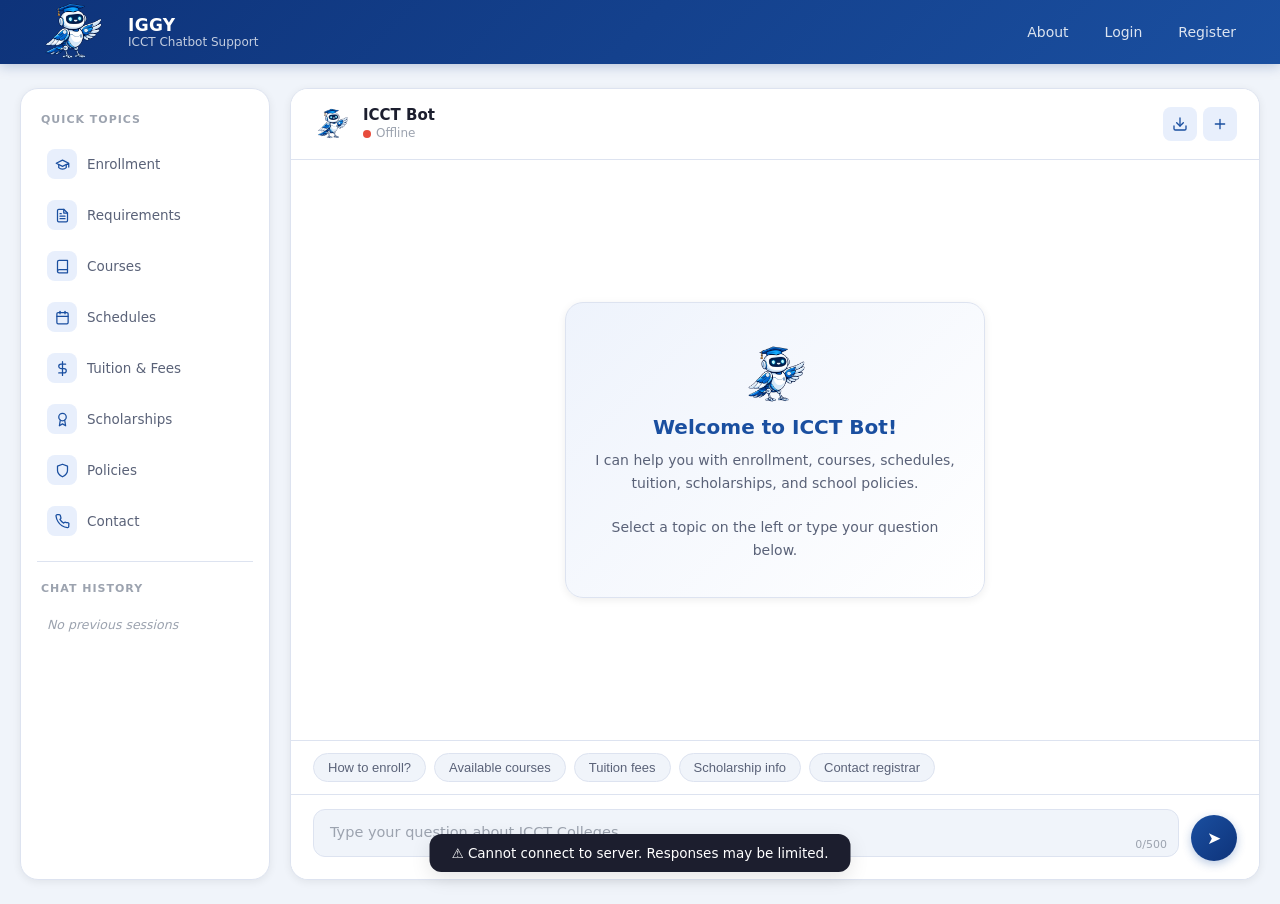
<file: index.html>
<!DOCTYPE html>
<html lang="en">

<head>
  <meta charset="UTF-8" />
  <meta name="viewport" content="width=device-width, initial-scale=1.0" />
  <title>IGGY – ICCT Chatbot Support</title>
  <link rel="stylesheet" href="css/style.css" />
  <link rel="icon"
    href="data:image/svg+xml,<svg xmlns='http://www.w3.org/2000/svg' viewBox='0 0 100 100'><text y='.9em' font-size='90'>🎓</text></svg>" />
</head>

<body>

  <!-- ===== HEADER ===== -->
  <header class="site-header">
    <div class="header-brand">
      <img src="Iggy.png" alt="Iggy" class="welcome-icon-img" />
      <div class="brand-text">
        <span class="brand-name">IGGY</span>
        <span class="brand-tagline">ICCT Chatbot Support</span>
      </div>
    </div>
    <nav class="header-nav">
      <a href="about.html" class="nav-link" data-page="about">About</a>
      <a href="login.html" class="nav-link" id="nav-login-btn">Login</a>
      <a href="register.html" class="nav-link" id="nav-register-btn">Register</a>
      <div class="profile-menu" id="profile-menu" style="display:none;">
        <button class="profile-btn" id="profile-btn" onclick="ChatApp.toggleProfile()">
          <div class="profile-avatar" id="profile-avatar">👤</div>
          <span id="profile-name">Guest</span> ▾
        </button>
        <div class="profile-dropdown" id="profile-dropdown">
          <div class="profile-card">
            <div class="profile-avatar-lg" id="profile-avatar-lg">👤</div>
            <div class="profile-info">
              <div class="profile-fullname" id="profile-fullname">Guest User</div>
              <div class="profile-email" id="profile-email">—</div>
              <div class="profile-studentid" id="profile-studentid"></div>
            </div>
          </div>
          <div class="profile-divider"></div>
          <button class="profile-logout" onclick="ChatApp.logout()">🚪 Logout</button>
        </div>
      </div>
    </nav>
    <!-- Hamburger button (mobile only) -->
    <button class="hamburger" id="hamburger-btn" aria-label="Open menu">
      ☰
    </button>

    <!-- Mobile nav drawer -->
    <div class="mobile-nav" id="mobile-nav">
      <a href="about.html" class="mobile-nav-link">About</a>
      <a href="login.html" class="mobile-nav-link" id="mob-login-btn">Login</a>
      <a href="register.html" class="mobile-nav-link" id="mob-register-btn">Register</a>
      <!-- Profile entry shown when logged in (hidden by default) -->
      <div id="mob-profile-entry" style="display:none; flex-direction:column;">
        <span class="mobile-nav-link" id="mob-profile-name"
          style="font-weight:700; pointer-events:none;">👤 User</span>
        <a href="#" class="mobile-nav-link" style="color:#ff6b6b;"
          onclick="ChatApp.logout(); return false;">🚪 Logout</a>
      </div>
    </div>
  </header>

  <!-- ===== MAIN CONTENT ===== -->
  <main class="main-layout">

    <!-- SIDEBAR -->
    <aside class="sidebar">
      <h3 class="sidebar-title">Quick Topics</h3>
      <ul class="topic-list" id="topic-list">
        <li class="topic-item" data-query="How do I enroll at ICCT Colleges?">
          <span class="topic-icon"><svg xmlns="http://www.w3.org/2000/svg" width="15" height="15" viewBox="0 0 24 24"
              fill="none" stroke="currentColor" stroke-width="2" stroke-linecap="round" stroke-linejoin="round">
              <path d="M22 10v6M2 10l10-5 10 5-10 5z" />
              <path d="M6 12v5c3 3 9 3 12 0v-5" />
            </svg></span>
          Enrollment
        </li>
        <li class="topic-item" data-query="What are the admission requirements?">
          <span class="topic-icon"><svg xmlns="http://www.w3.org/2000/svg" width="15" height="15" viewBox="0 0 24 24"
              fill="none" stroke="currentColor" stroke-width="2" stroke-linecap="round" stroke-linejoin="round">
              <path d="M14 2H6a2 2 0 0 0-2 2v16a2 2 0 0 0 2 2h12a2 2 0 0 0 2-2V8z" />
              <polyline points="14 2 14 8 20 8" />
              <line x1="16" y1="13" x2="8" y2="13" />
              <line x1="16" y1="17" x2="8" y2="17" />
              <polyline points="10 9 9 9 8 9" />
            </svg></span>
          Requirements
        </li>
        <li class="topic-item" data-query="What courses are available at ICCT?">
          <span class="topic-icon"><svg xmlns="http://www.w3.org/2000/svg" width="15" height="15" viewBox="0 0 24 24"
              fill="none" stroke="currentColor" stroke-width="2" stroke-linecap="round" stroke-linejoin="round">
              <path d="M4 19.5A2.5 2.5 0 0 1 6.5 17H20" />
              <path d="M6.5 2H20v20H6.5A2.5 2.5 0 0 1 4 19.5v-15A2.5 2.5 0 0 1 6.5 2z" />
            </svg></span>
          Courses
        </li>
        <li class="topic-item" data-query="What is the class schedule format?">
          <span class="topic-icon"><svg xmlns="http://www.w3.org/2000/svg" width="15" height="15" viewBox="0 0 24 24"
              fill="none" stroke="currentColor" stroke-width="2" stroke-linecap="round" stroke-linejoin="round">
              <rect x="3" y="4" width="18" height="18" rx="2" ry="2" />
              <line x1="16" y1="2" x2="16" y2="6" />
              <line x1="8" y1="2" x2="8" y2="6" />
              <line x1="3" y1="10" x2="21" y2="10" />
            </svg></span>
          Schedules
        </li>
        <li class="topic-item" data-query="What are the tuition fees and payment options?">
          <span class="topic-icon"><svg xmlns="http://www.w3.org/2000/svg" width="15" height="15" viewBox="0 0 24 24"
              fill="none" stroke="currentColor" stroke-width="2" stroke-linecap="round" stroke-linejoin="round">
              <line x1="12" y1="1" x2="12" y2="23" />
              <path d="M17 5H9.5a3.5 3.5 0 0 0 0 7h5a3.5 3.5 0 0 1 0 7H6" />
            </svg></span>
          Tuition &amp; Fees
        </li>
        <li class="topic-item" data-query="What scholarships are available?">
          <span class="topic-icon"><svg xmlns="http://www.w3.org/2000/svg" width="15" height="15" viewBox="0 0 24 24"
              fill="none" stroke="currentColor" stroke-width="2" stroke-linecap="round" stroke-linejoin="round">
              <circle cx="12" cy="8" r="6" />
              <path d="M15.477 12.89L17 22l-5-3-5 3 1.523-9.11" />
            </svg></span>
          Scholarships
        </li>
        <li class="topic-item" data-query="What are the school rules and policies?">
          <span class="topic-icon"><svg xmlns="http://www.w3.org/2000/svg" width="15" height="15" viewBox="0 0 24 24"
              fill="none" stroke="currentColor" stroke-width="2" stroke-linecap="round" stroke-linejoin="round">
              <path d="M12 22s8-4 8-10V5l-8-3-8 3v7c0 6 8 10 8 10z" />
            </svg></span>
          Policies
        </li>
        <li class="topic-item" data-query="How do I contact the registrar?">
          <span class="topic-icon"><svg xmlns="http://www.w3.org/2000/svg" width="15" height="15" viewBox="0 0 24 24"
              fill="none" stroke="currentColor" stroke-width="2" stroke-linecap="round" stroke-linejoin="round">
              <path
                d="M22 16.92v3a2 2 0 0 1-2.18 2 19.79 19.79 0 0 1-8.63-3.07A19.5 19.5 0 0 1 4.69 12 19.79 19.79 0 0 1 1.67 3.42 2 2 0 0 1 3.64 1h3a2 2 0 0 1 2 1.72c.127.96.361 1.903.7 2.81a2 2 0 0 1-.45 2.11L7.91 8.64a16 16 0 0 0 6 6l.91-.91a2 2 0 0 1 2.11-.45c.907.339 1.85.573 2.81.7A2 2 0 0 1 22 16.92z" />
            </svg></span>
          Contact
        </li>
      </ul>

      <div class="sidebar-divider"></div>

      <h3 class="sidebar-title">Chat History</h3>
      <ul class="history-list" id="history-list">
        <li class="history-empty">No previous sessions</li>
      </ul>

    </aside>

    <!-- CHAT AREA -->
    <section class="chat-container" role="main" aria-label="Chat interface">

      <!-- Chat header -->
      <div class="chat-header">
        <div class="bot-info">
          <img src="Iggy.png" alt="Iggy" class="brand-logo-img" />
          <div class="bot-details">
            <span class="bot-name">ICCT Bot</span>
            <span class="bot-status" id="bot-status">
              <span class="status-dot"></span> Online
            </span>
          </div>
        </div>
        <div class="chat-actions">
          <button class="icon-btn" onclick="ChatApp.exportChat()" title="Export chat">
            <svg xmlns="http://www.w3.org/2000/svg" width="16" height="16" viewBox="0 0 24 24" fill="none"
              stroke="currentColor" stroke-width="2" stroke-linecap="round" stroke-linejoin="round">
              <path d="M21 15v4a2 2 0 0 1-2 2H5a2 2 0 0 1-2-2v-4" />
              <polyline points="7 10 12 15 17 10" />
              <line x1="12" y1="15" x2="12" y2="3" />
            </svg>
          </button>
          <button class="icon-btn" onclick="ChatApp.clearChat()" title="New chat">
            <svg xmlns="http://www.w3.org/2000/svg" width="16" height="16" viewBox="0 0 24 24" fill="none"
              stroke="currentColor" stroke-width="2" stroke-linecap="round" stroke-linejoin="round">
              <path d="M12 5v14M5 12h14" />
            </svg>
          </button>
        </div>
      </div>

      <!-- Messages -->
      <div class="messages-area" id="messages-area" role="log" aria-live="polite" aria-label="Chat messages">
        <!-- Welcome message injected by JS -->
      </div>

      <!-- Suggestions bar -->
      <div class="suggestions-bar" id="suggestions-bar">
        <button class="suggestion-chip" onclick="ChatApp.sendSuggestion(this)">How to enroll?</button>
        <button class="suggestion-chip" onclick="ChatApp.sendSuggestion(this)">Available courses</button>
        <button class="suggestion-chip" onclick="ChatApp.sendSuggestion(this)">Tuition fees</button>
        <button class="suggestion-chip" onclick="ChatApp.sendSuggestion(this)">Scholarship info</button>
        <button class="suggestion-chip" onclick="ChatApp.sendSuggestion(this)">Contact registrar</button>
      </div>

      <!-- Input area -->
      <div class="input-area">
        <div class="input-wrapper">
          <textarea id="user-input" class="user-input" placeholder="Type your question about ICCT Colleges…" rows="1"
            maxlength="500" aria-label="Type your message"></textarea>
          <span class="char-count" id="char-count">0/500</span>
        </div>
        <button class="send-btn" id="send-btn" aria-label="Send message" onclick="ChatApp.sendMessage()">
          ➤
        </button>
      </div>

    </section>
  </main>

  <!-- ===== TOAST NOTIFICATION ===== -->
  <div class="toast" id="toast" role="alert" aria-live="assertive"></div>
  <style>
    .profile-menu { position: relative; }
    .profile-btn {
      display: flex; align-items: center; gap: 8px;
      background: rgba(255,255,255,.15);
      border: 1px solid rgba(255,255,255,.25);
      color: #fff; border-radius: 20px;
      padding: 5px 12px 5px 5px;
      cursor: pointer; font-size: 13px; font-weight: 500;
      transition: background .18s;
    }
    .profile-btn:hover { background: rgba(255,255,255,.25); }
    .profile-avatar {
      width: 28px; height: 28px; border-radius: 50%;
      background: var(--accent); color: #fff;
      display: flex; align-items: center; justify-content: center;
      font-size: 13px; font-weight: 700;
    }
    .profile-dropdown {
      display: none; position: absolute; right: 0; top: calc(100% + 8px);
      background: #fff; border: 1px solid var(--border);
      border-radius: 12px; box-shadow: 0 8px 24px rgba(0,0,0,.12);
      min-width: 240px; z-index: 200; overflow: hidden;
    }
    .profile-dropdown.open { display: block; }
    .profile-card {
      display: flex; align-items: center; gap: 12px; padding: 16px;
    }
    .profile-avatar-lg {
      width: 48px; height: 48px; border-radius: 50%;
      background: var(--primary); color: #fff;
      display: flex; align-items: center; justify-content: center;
      font-size: 20px; font-weight: 700; flex-shrink: 0;
    }
    .profile-info { display: flex; flex-direction: column; gap: 2px; min-width: 0; }
    .profile-fullname { font-size: 14px; font-weight: 700; color: var(--text); }
    .profile-email { font-size: 12px; color: var(--text-muted); word-break: break-all; }
    .profile-studentid { font-size: 11px; color: var(--text-light); }
    .profile-divider { border: none; border-top: 1px solid var(--border); }
    .profile-logout {
      width: 100%; padding: 12px 16px; background: none; border: none;
      text-align: left; font-size: 13px; color: var(--danger);
      cursor: pointer; transition: background .18s;
    }
    .profile-logout:hover { background: #fff0f0; }
  </style>

  <!-- ===== SCRIPTS ===== -->
  <script src="js/utils.js"></script>
  <script src="js/api.js"></script>
  <script src="js/chat.js"></script>
  <script src="js/app.js"></script>

  <script>
    window.addEventListener('DOMContentLoaded', function () {
      const token = localStorage.getItem('icct_token');

      // Desktop nav
      const loginBtn    = document.getElementById('nav-login-btn');
      const registerBtn = document.getElementById('nav-register-btn');
      const profileMenu = document.getElementById('profile-menu');

      // Mobile nav
      const mobLoginBtn    = document.getElementById('mob-login-btn');
      const mobRegisterBtn = document.getElementById('mob-register-btn');
      const mobProfileEntry = document.getElementById('mob-profile-entry');

      if (token) {
        // ── Logged in ──
        if (loginBtn)       loginBtn.style.display       = 'none';
        if (registerBtn)    registerBtn.style.display    = 'none';
        if (profileMenu)    profileMenu.style.display    = 'flex';
        if (mobLoginBtn)    mobLoginBtn.style.display    = 'none';
        if (mobRegisterBtn) mobRegisterBtn.style.display = 'none';
        if (mobProfileEntry) mobProfileEntry.style.display = 'flex';

        const firstName = localStorage.getItem('icct_first_name') || 'User';
        const email     = localStorage.getItem('icct_email') || '';

        const nameEl    = document.getElementById('profile-name');
        const fullEl    = document.getElementById('profile-fullname');
        const emailEl   = document.getElementById('profile-email');
        const mobNameEl = document.getElementById('mob-profile-name');

        if (nameEl)    nameEl.textContent    = firstName;
        if (fullEl)    fullEl.textContent    = firstName;
        if (emailEl)   emailEl.textContent   = email;
        if (mobNameEl) mobNameEl.textContent = '👤 ' + firstName;

      } else {
        // ── Guest ──
        if (loginBtn)       loginBtn.style.display       = '';
        if (registerBtn)    registerBtn.style.display    = '';
        if (profileMenu)    profileMenu.style.display    = 'none';
        if (mobLoginBtn)    mobLoginBtn.style.display    = '';
        if (mobRegisterBtn) mobRegisterBtn.style.display = '';
        if (mobProfileEntry) mobProfileEntry.style.display = 'none';
      }
    });
  </script>

  <script>
    document.getElementById('hamburger-btn').addEventListener('click', function () {
      document.getElementById('mobile-nav').classList.toggle('open');
    });

    document.querySelectorAll('.mobile-nav-link').forEach(function (link) {
      link.addEventListener('click', function () {
        document.getElementById('mobile-nav').classList.remove('open');
      });
    });
  </script>
</body>
</html>
</file>
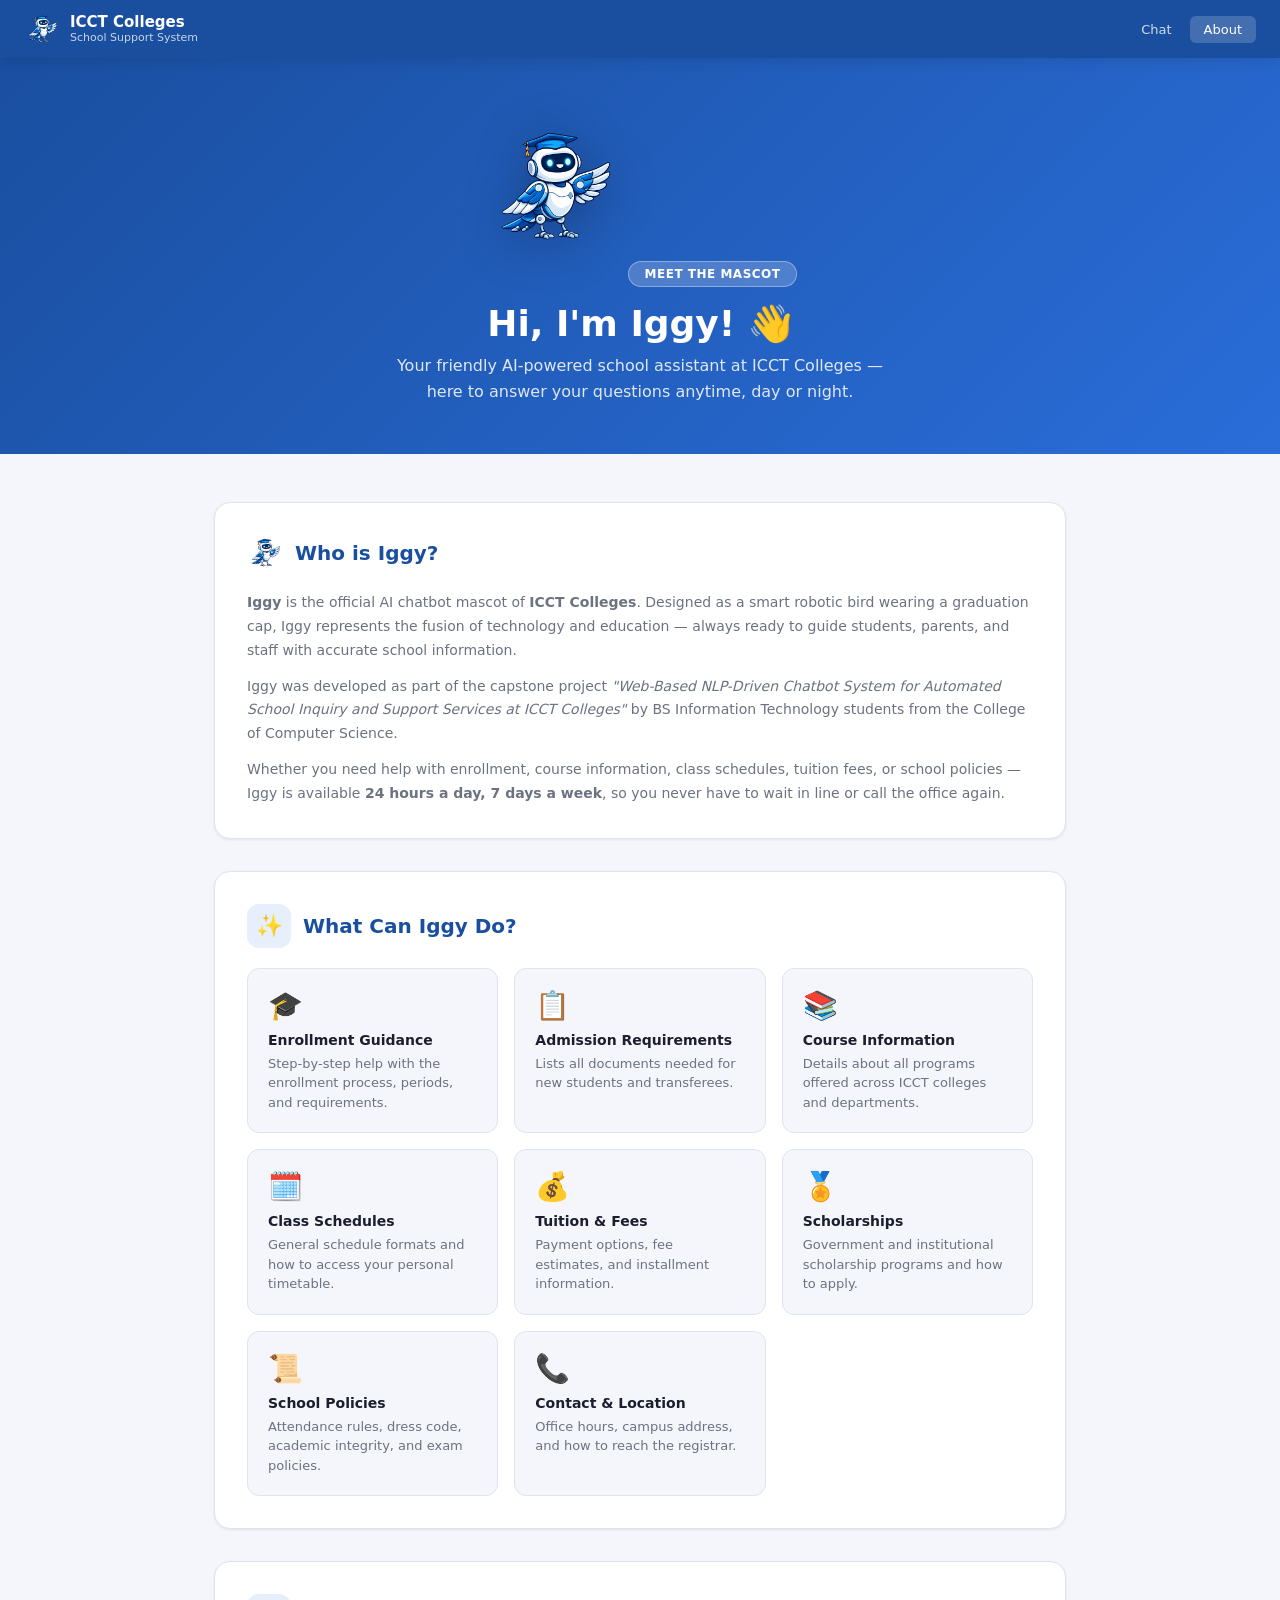
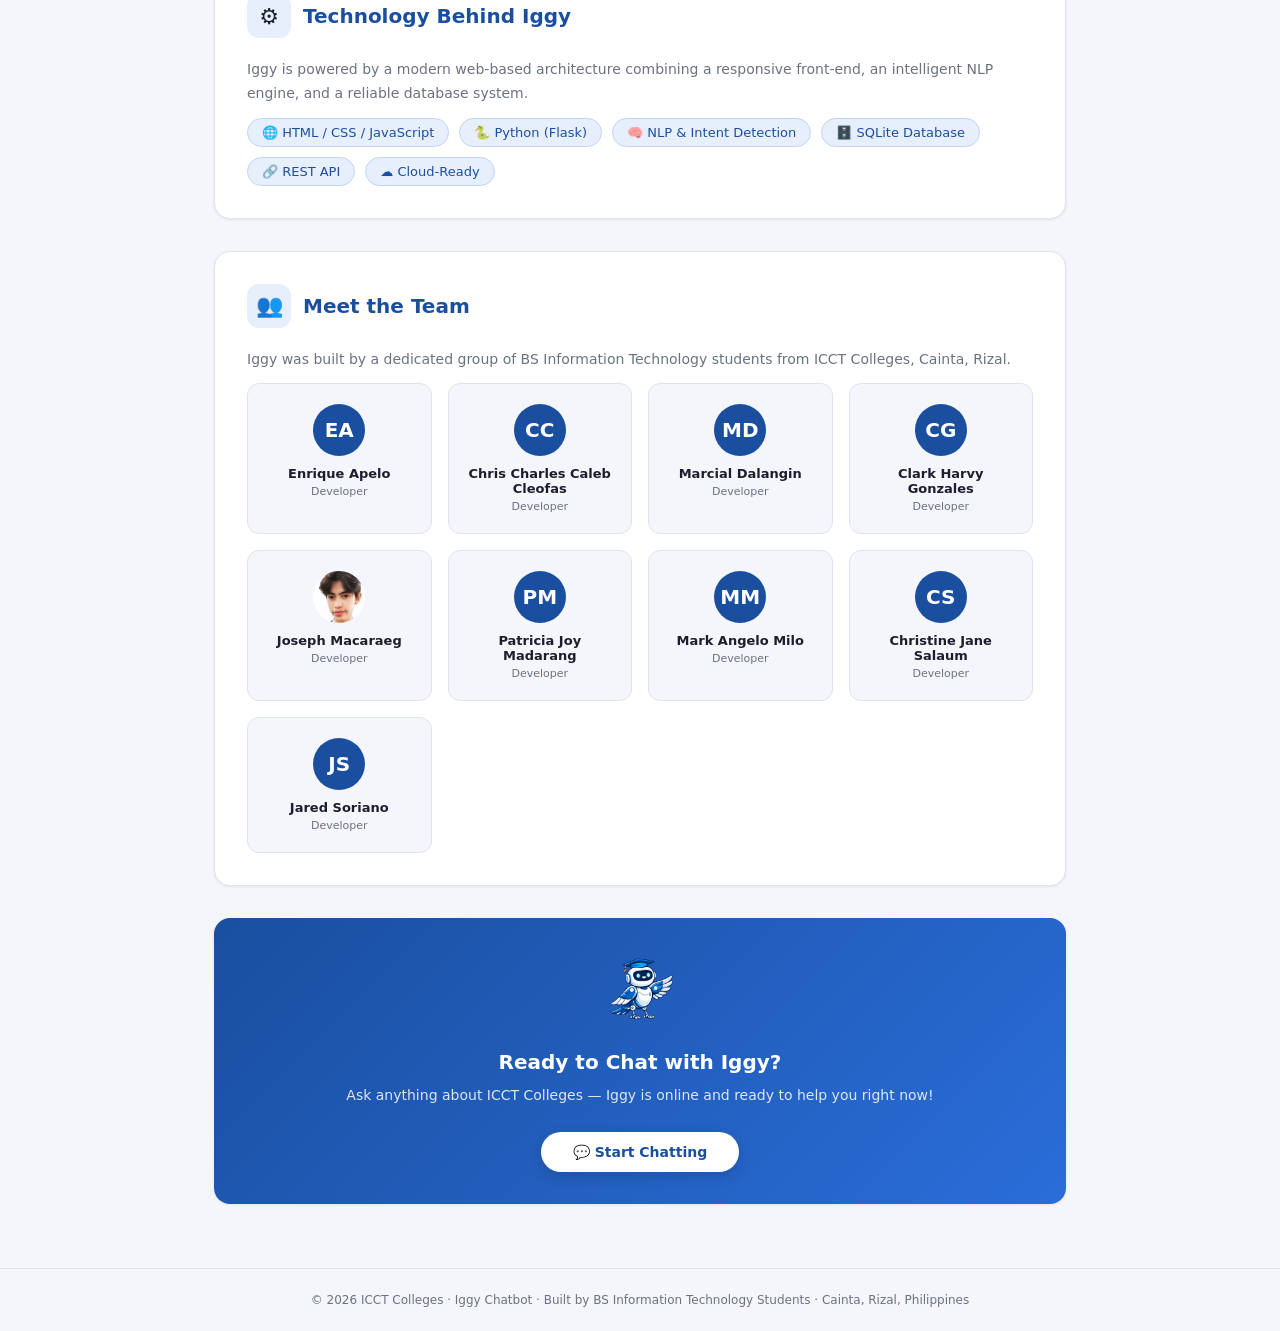
<file: about.html>
<!DOCTYPE html>
<html lang="en">
<head>
  <meta charset="UTF-8" />
  <meta name="viewport" content="width=device-width, initial-scale=1.0"/>
  <title>About Iggy – ICCT Colleges Chatbot</title>
  <style>
    *, *::before, *::after { box-sizing: border-box; margin: 0; padding: 0; }

    :root {
      --primary:       #1a4fa0;
      --primary-dark:  #0e337a;
      --primary-light: #e8effc;
      --accent:        #f5a623;
      --bg:            #f4f6fb;
      --surface:       #ffffff;
      --border:        #dde3f0;
      --text:          #1c1e2e;
      --text-muted:    #6b7280;
      --font:          'Segoe UI', system-ui, sans-serif;
    }

    body {
      font-family: var(--font);
      background: var(--bg);
      color: var(--text);
      min-height: 100vh;
    }

    /* ── Header ── */
    .site-header {
      background: var(--primary);
      color: #fff;
      padding: 0 24px;
      height: 58px;
      display: flex;
      align-items: center;
      justify-content: space-between;
      box-shadow: 0 4px 12px rgba(0,0,0,.10);
      position: sticky;
      top: 0;
      z-index: 100;
    }

    .header-brand { display: flex; align-items: center; gap: 10px; }
    .brand-logo-img { width: 36px; height: 36px; object-fit: contain; }
    .brand-text { display: flex; flex-direction: column; line-height: 1.2; }
    .brand-name { font-size: 15px; font-weight: 700; }
    .brand-tagline { font-size: 11px; opacity: .75; }

    .header-nav { display: flex; gap: 4px; }
    .nav-link {
      color: rgba(255,255,255,.8);
      text-decoration: none;
      padding: 6px 14px;
      border-radius: 6px;
      font-size: 13px;
      font-weight: 500;
      transition: background .18s;
    }
    .nav-link:hover, .nav-link.active {
      background: rgba(255,255,255,.18);
      color: #fff;
    }

    /* ── Hero ── */
    .hero {
      background: linear-gradient(135deg, var(--primary) 0%, #2a6dd9 100%);
      color: #fff;
      text-align: center;
      padding: 60px 24px 50px;
    }

    .hero-img {
      width: 140px;
      height: 140px;
      object-fit: contain;
      filter: drop-shadow(0 8px 24px rgba(0,0,0,.25));
      margin-bottom: 20px;
      animation: float 3s ease-in-out infinite;
    }

    @keyframes float {
      0%, 100% { transform: translateY(0); }
      50%       { transform: translateY(-10px); }
    }

    .hero h1 { font-size: 36px; font-weight: 800; margin-bottom: 8px; }
    .hero p  { font-size: 16px; opacity: .85; max-width: 500px; margin: 0 auto; line-height: 1.6; }

    .hero-badge {
      display: inline-block;
      background: rgba(255,255,255,.2);
      border: 1px solid rgba(255,255,255,.35);
      border-radius: 20px;
      padding: 5px 16px;
      font-size: 12px;
      font-weight: 600;
      letter-spacing: .5px;
      margin-bottom: 16px;
      text-transform: uppercase;
    }

    /* ── Main Content ── */
    .content {
      max-width: 900px;
      margin: 0 auto;
      padding: 48px 24px 64px;
      display: flex;
      flex-direction: column;
      gap: 32px;
    }

    /* ── Cards ── */
    .card {
      background: var(--surface);
      border: 1px solid var(--border);
      border-radius: 16px;
      padding: 32px;
      box-shadow: 0 1px 3px rgba(0,0,0,.08);
    }

    .card-header {
      display: flex;
      align-items: center;
      gap: 12px;
      margin-bottom: 20px;
    }

    .card-icon {
      width: 44px; height: 44px;
      border-radius: 12px;
      background: var(--primary-light);
      display: flex; align-items: center; justify-content: center;
      font-size: 22px;
      flex-shrink: 0;
    }

    .card h2 { font-size: 20px; font-weight: 700; color: var(--primary); }
    .card p  { font-size: 14px; color: var(--text-muted); line-height: 1.7; margin-bottom: 12px; }
    .card p:last-child { margin-bottom: 0; }

    /* ── Features Grid ── */
    .features-grid {
      display: grid;
      grid-template-columns: repeat(auto-fit, minmax(220px, 1fr));
      gap: 16px;
    }

    .feature-item {
      background: var(--bg);
      border: 1px solid var(--border);
      border-radius: 12px;
      padding: 20px;
      transition: transform .18s, box-shadow .18s;
    }
    .feature-item:hover {
      transform: translateY(-3px);
      box-shadow: 0 6px 20px rgba(26,79,160,.12);
    }

    .feature-icon { font-size: 28px; margin-bottom: 10px; }
    .feature-title { font-size: 14px; font-weight: 600; margin-bottom: 6px; color: var(--text); }
    .feature-desc  { font-size: 13px; color: var(--text-muted); line-height: 1.5; }

    /* ── Team ── */
    .team-grid {
      display: grid;
      grid-template-columns: repeat(auto-fit, minmax(160px, 1fr));
      gap: 16px;
    }

    .team-card {
      background: var(--bg);
      border: 1px solid var(--border);
      border-radius: 12px;
      padding: 20px 16px;
      text-align: center;
      transition: transform .18s;
    }
    .team-card:hover { transform: translateY(-3px); }

    .team-avatar {
      width: 52px; height: 52px;
      border-radius: 50%;
      background: var(--primary);
      color: #fff;
      font-size: 20px;
      font-weight: 700;
      display: flex; align-items: center; justify-content: center;
      margin: 0 auto 10px;
    }

    .team-name { font-size: 13px; font-weight: 600; color: var(--text); margin-bottom: 4px; }
    .team-role { font-size: 11px; color: var(--text-muted); }

    /* ── Tech Stack ── */
    .tech-list {
      display: flex;
      flex-wrap: wrap;
      gap: 10px;
      margin-top: 4px;
    }

    .tech-badge {
      display: flex;
      align-items: center;
      gap: 6px;
      background: var(--primary-light);
      color: var(--primary);
      border: 1px solid #c0d4f5;
      border-radius: 20px;
      padding: 6px 14px;
      font-size: 13px;
      font-weight: 500;
    }

    /* ── CTA ── */
    .cta-card {
      background: linear-gradient(135deg, var(--primary) 0%, #2a6dd9 100%);
      color: #fff;
      text-align: center;
      border: none;
    }

    .cta-card h2 { color: #fff; margin-bottom: 10px; }
    .cta-card p  { color: rgba(255,255,255,.85); margin-bottom: 24px; }

    .cta-btn {
      display: inline-block;
      background: #fff;
      color: var(--primary);
      font-weight: 700;
      font-size: 14px;
      padding: 12px 32px;
      border-radius: 30px;
      text-decoration: none;
      transition: transform .15s, box-shadow .15s;
      box-shadow: 0 4px 14px rgba(0,0,0,.15);
    }
    .cta-btn:hover {
      transform: translateY(-2px);
      box-shadow: 0 8px 24px rgba(0,0,0,.2);
    }

    /* ── Footer ── */
    .footer {
      text-align: center;
      padding: 24px;
      font-size: 12px;
      color: var(--text-muted);
      border-top: 1px solid var(--border);
    }

    @media (max-width: 600px) {
      .hero h1 { font-size: 26px; }
      .card { padding: 20px; }
      .header-nav { display: none; }
    }
  </style>
</head>
<body>

  <!-- ── Header ── -->
  <header class="site-header">
    <div class="header-brand">
      <img src="Iggy.png" alt="Iggy" class="brand-logo-img"/>
      <div class="brand-text">
        <span class="brand-name">ICCT Colleges</span>
        <span class="brand-tagline">School Support System</span>
      </div>
    </div>
    <nav class="header-nav">
      <a href="index.html" class="nav-link">Chat</a>
      <a href="about.html" class="nav-link active">About</a>
    </nav>
  </header>

  <!-- ── Hero ── -->
  <section class="hero">
    <img src="Iggy.png" alt="Iggy the ICCT Chatbot Mascot" class="hero-img"/>
    <div class="hero-badge">Meet the Mascot</div>
    <h1>Hi, I'm Iggy! 👋</h1>
    <p>Your friendly AI-powered school assistant at ICCT Colleges — here to answer your questions anytime, day or night.</p>
  </section>

  <!-- ── Content ── -->
  <main class="content">

    <!-- About Iggy -->
    <div class="card">
      <div class="card-header">
        <img src="Iggy.png" alt="Iggy" class="brand-logo-img"/>
        <h2>Who is Iggy?</h2>
      </div>
      <p>
        <strong>Iggy</strong> is the official AI chatbot mascot of <strong>ICCT Colleges</strong>. Designed as a smart robotic bird wearing a graduation cap, Iggy represents the fusion of technology and education — always ready to guide students, parents, and staff with accurate school information.
      </p>
      <p>
        Iggy was developed as part of the capstone project <em>"Web-Based NLP-Driven Chatbot System for Automated School Inquiry and Support Services at ICCT Colleges"</em> by BS Information Technology students from the College of Computer Science.
      </p>
      <p>
        Whether you need help with enrollment, course information, class schedules, tuition fees, or school policies — Iggy is available <strong>24 hours a day, 7 days a week</strong>, so you never have to wait in line or call the office again.
      </p>
    </div>

    <!-- Features -->
    <div class="card">
      <div class="card-header">
        <div class="card-icon">✨</div>
        <h2>What Can Iggy Do?</h2>
      </div>
      <div class="features-grid">
        <div class="feature-item">
          <div class="feature-icon">🎓</div>
          <div class="feature-title">Enrollment Guidance</div>
          <div class="feature-desc">Step-by-step help with the enrollment process, periods, and requirements.</div>
        </div>
        <div class="feature-item">
          <div class="feature-icon">📋</div>
          <div class="feature-title">Admission Requirements</div>
          <div class="feature-desc">Lists all documents needed for new students and transferees.</div>
        </div>
        <div class="feature-item">
          <div class="feature-icon">📚</div>
          <div class="feature-title">Course Information</div>
          <div class="feature-desc">Details about all programs offered across ICCT colleges and departments.</div>
        </div>
        <div class="feature-item">
          <div class="feature-icon">🗓️</div>
          <div class="feature-title">Class Schedules</div>
          <div class="feature-desc">General schedule formats and how to access your personal timetable.</div>
        </div>
        <div class="feature-item">
          <div class="feature-icon">💰</div>
          <div class="feature-title">Tuition & Fees</div>
          <div class="feature-desc">Payment options, fee estimates, and installment information.</div>
        </div>
        <div class="feature-item">
          <div class="feature-icon">🏅</div>
          <div class="feature-title">Scholarships</div>
          <div class="feature-desc">Government and institutional scholarship programs and how to apply.</div>
        </div>
        <div class="feature-item">
          <div class="feature-icon">📜</div>
          <div class="feature-title">School Policies</div>
          <div class="feature-desc">Attendance rules, dress code, academic integrity, and exam policies.</div>
        </div>
        <div class="feature-item">
          <div class="feature-icon">📞</div>
          <div class="feature-title">Contact & Location</div>
          <div class="feature-desc">Office hours, campus address, and how to reach the registrar.</div>
        </div>
      </div>
    </div>

    <!-- Tech Stack -->
    <div class="card">
      <div class="card-header">
        <div class="card-icon">⚙️</div>
        <h2>Technology Behind Iggy</h2>
      </div>
      <p>Iggy is powered by a modern web-based architecture combining a responsive front-end, an intelligent NLP engine, and a reliable database system.</p>
      <div class="tech-list">
        <span class="tech-badge">🌐 HTML / CSS / JavaScript</span>
        <span class="tech-badge">🐍 Python (Flask)</span>
        <span class="tech-badge">🧠 NLP & Intent Detection</span>
        <span class="tech-badge">🗄️ SQLite Database</span>
        <span class="tech-badge">🔗 REST API</span>
        <span class="tech-badge">☁️ Cloud-Ready</span>
      </div>
    </div>

    <!-- Team -->
    <div class="card">
      <div class="card-header">
        <div class="card-icon">👥</div>
        <h2>Meet the Team</h2>
      </div>
      <p>Iggy was built by a dedicated group of BS Information Technology students from ICCT Colleges, Cainta, Rizal.</p>
      <div class="team-grid">
        <div class="team-card">
          <div class="team-avatar">EA</div>
          <div class="team-name">Enrique Apelo</div>
          <div class="team-role">Developer</div>
        </div>
        <div class="team-card">
          <div class="team-avatar">CC</div>
          <div class="team-name">Chris Charles Caleb Cleofas</div>
          <div class="team-role">Developer</div>
        </div>
        <div class="team-card">
          <div class="team-avatar">MD</div>
          <div class="team-name">Marcial Dalangin</div>
          <div class="team-role">Developer</div>
        </div>
        <div class="team-card">
          <div class="team-avatar">CG</div>
          <div class="team-name">Clark Harvy Gonzales</div>
          <div class="team-role">Developer</div>
        </div>
        <div class="team-card">
          <img src="download.jfif" alt="Joseph Macaraeg" class="team-avatar">
          <div class="team-name">Joseph Macaraeg</div>
          <div class="team-role">Developer</div>
        </div>
        <div class="team-card">
          <div class="team-avatar">PM</div>
          <div class="team-name">Patricia Joy Madarang</div>
          <div class="team-role">Developer</div>
        </div>
        <div class="team-card">
          <div class="team-avatar">MM</div>
          <div class="team-name">Mark Angelo Milo</div>
          <div class="team-role">Developer</div>
        </div>
        <div class="team-card">
          <div class="team-avatar">CS</div>
          <div class="team-name">Christine Jane Salaum</div>
          <div class="team-role">Developer</div>
        </div>
        <div class="team-card">
          <div class="team-avatar">JS</div>
          <div class="team-name">Jared Soriano</div>
          <div class="team-role">Developer</div>
        </div>
      </div>
    </div>
    <!-- CTA -->
    <div class="card cta-card">
      <img src="Iggy.png" alt="Iggy" style="width:80px;height:80px;object-fit:contain;margin-bottom:16px;"/>
      <h2>Ready to Chat with Iggy?</h2>
      <p>Ask anything about ICCT Colleges — Iggy is online and ready to help you right now!</p>
      <a href="index.html" class="cta-btn">💬 Start Chatting</a>
    </div>

  </main>

  <!-- ── Footer ── -->
  <footer class="footer">
    © 2026 ICCT Colleges · Iggy Chatbot · Built by BS Information Technology Students · Cainta, Rizal, Philippines
  </footer>

</body>
</html>
</file>
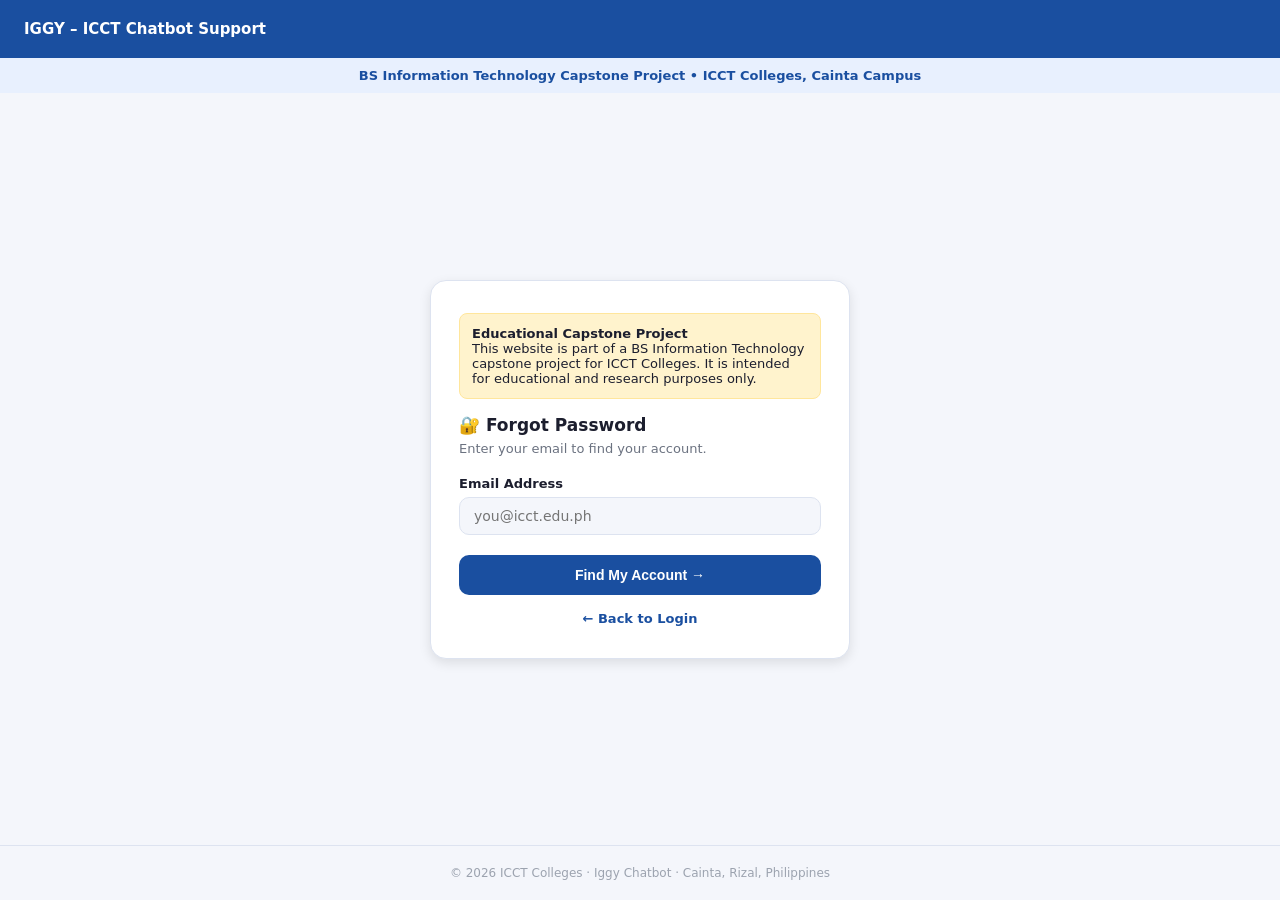
<file: forgot-password.html>
<!DOCTYPE html>
<html lang="en">
<head>
  <meta charset="UTF-8"/>
  <meta name="viewport" content="width=device-width, initial-scale=1.0"/>
  <title>Forgot Password – ICCT Colleges Chatbot</title>
  <style>
    *, *::before, *::after { box-sizing: border-box; margin: 0; padding: 0; }
    :root {
      --primary: #1a4fa0; --primary-dark: #0e337a; --success: #27ae60;
      --danger: #e74c3c; --bg: #f4f6fb; --surface: #ffffff;
      --border: #dde3f0; --text: #1c1e2e; --text-muted: #6b7280;
      --text-light: #9ca3af; --font: 'Segoe UI', system-ui, sans-serif;
      --radius-md: 10px; --radius-lg: 16px; --shadow-md: 0 4px 12px rgba(0,0,0,.10);
    }
    body { font-family: var(--font); background: var(--bg); color: var(--text); min-height: 100vh; display: flex; flex-direction: column; }
    .site-header { background: var(--primary); color: #fff; padding: 0 24px; height: 58px; display: flex; align-items: center; box-shadow: var(--shadow-md); }
    .brand-name { font-size: 15px; font-weight: 700; color: #fff; }
    .page-body { flex: 1; display: flex; align-items: center; justify-content: center; padding: 40px 16px; }
    .card { background: var(--surface); border: 1px solid var(--border); border-radius: var(--radius-lg); padding: 32px 28px; width: 100%; max-width: 420px; box-shadow: var(--shadow-md); }
    .card-title { font-size: 17px; font-weight: 700; margin-bottom: 6px; }
    .card-sub { font-size: 13px; color: var(--text-muted); margin-bottom: 20px; }
    .form-group { display: flex; flex-direction: column; gap: 6px; margin-bottom: 16px; }
    .form-label { font-size: 13px; font-weight: 600; }
    .form-input { width: 100%; padding: 10px 14px; border: 1px solid var(--border); border-radius: var(--radius-md); font-size: 14px; background: var(--bg); font-family: var(--font); }
    .form-input:focus { outline: none; border-color: var(--primary); background: #fff; box-shadow: 0 0 0 3px rgba(26,79,160,.10); }
    .btn { width: 100%; padding: 12px; background: var(--primary); color: #fff; border: none; border-radius: var(--radius-md); font-size: 14px; font-weight: 700; cursor: pointer; margin-top: 4px; }
    .btn:hover { background: var(--primary-dark); }
    .btn:disabled { background: var(--border); cursor: not-allowed; }
    .alert { display: none; padding: 10px 14px; border-radius: var(--radius-md); font-size: 13px; margin-bottom: 16px; }
    .alert.show { display: block; }
    .alert-error   { background: #fff0f0; border: 1px solid #f5c0bb; color: var(--danger); }
    .alert-success { background: #f0faf4; border: 1px solid #a8d9bc; color: var(--success); }
    .back-link { text-align: center; margin-top: 16px; font-size: 13px; color: var(--text-muted); }
    .back-link a { color: var(--primary); font-weight: 600; text-decoration: none; }
    .back-link a:hover { text-decoration: underline; }
    .footer { text-align: center; padding: 20px; font-size: 12px; color: var(--text-light); border-top: 1px solid var(--border); }
    #step2, #step3 { display: none; }
  </style>
</head>
<body>

<header class="site-header">
  <span class="brand-name">IGGY – ICCT Chatbot Support</span>
</header>

<div style="
    background:#e8f0fe;
    color:#1a4fa0;
    text-align:center;
    padding:10px;
    font-size:13px;
    font-weight:600;
">
    BS Information Technology Capstone Project • ICCT Colleges, Cainta Campus
</div>

<div class="page-body">
    <div class="card">

  <!-- Disclaimer -->
  <div style="background:#fff3cd;padding:12px;border:1px solid #ffe69c;border-radius:8px;margin-bottom:16px;font-size:13px;">
    <strong>Educational Capstone Project</strong><br>
    This website is part of a BS Information Technology capstone project for ICCT Colleges.
    It is intended for educational and research purposes only.
  </div>

  <!-- Alert -->
  <div class="alert" id="alert"></div>

  <!-- Step 1 -->
  <div id="step1">
        <div class="card-title">🔐 Forgot Password</div>
        <div class="card-sub">Enter your email to find your account.</div>
        <div class="form-group">
          <label class="form-label">Email Address</label>
          <input type="email" id="email" class="form-input" placeholder="you@icct.edu.ph"/>
        </div>
        <button class="btn" id="find-btn">Find My Account →</button>
      </div>

      <!-- Step 2: Answer Security Question -->
      <div id="step2">
        <div class="card-title">🔒 Security Question</div>
        <div class="card-sub">Answer your security question to continue.</div>
        <div class="form-group">
          <label class="form-label" id="question-label">Question</label>
          <input type="text" id="answer" class="form-input" placeholder="Your answer"/>
        </div>
        <button class="btn" id="verify-btn">Verify Answer →</button>
      </div>

      <!-- Step 3: Set New Password -->
      <div id="step3">
        <div class="card-title">✅ Set New Password</div>
        <div class="card-sub">Choose a strong new password.</div>
        <div class="form-group">
          <label class="form-label">New Password</label>
          <input type="password" id="new-password" class="form-input" placeholder="At least 8 characters"/>
        </div>
        <div class="form-group">
          <label class="form-label">Confirm Password</label>
          <input type="password" id="confirm-password" class="form-input" placeholder="Repeat your password"/>
        </div>
        <button class="btn" id="reset-btn">Reset Password →</button>
      </div>

      <div class="back-link">
        <a href="login.html">← Back to Login</a>
      </div>

    </div>
  </div>

  <footer class="footer">
    © 2026 ICCT Colleges · Iggy Chatbot · Cainta, Rizal, Philippines
  </footer>

  <script>
    const BASE_URL = 'https://yourbot-iggy.onrender.com/api';
    let userEmail = '';

    function showAlert(msg, type = 'error') {
      const el = document.getElementById('alert');
      el.textContent = msg;
      el.className = `alert alert-${type} show`;
    }

    function hideAlert() {
      document.getElementById('alert').className = 'alert';
    }

    function goToStep(step) {
      document.getElementById('step1').style.display = step === 1 ? 'block' : 'none';
      document.getElementById('step2').style.display = step === 2 ? 'block' : 'none';
      document.getElementById('step3').style.display = step === 3 ? 'block' : 'none';
      hideAlert();
    }

    // Step 1 — Find account by email
    document.getElementById('find-btn').addEventListener('click', async () => {
      const email = document.getElementById('email').value.trim();
      if (!email) { showAlert('Please enter your email address.'); return; }

      try {
        const res  = await fetch(`${BASE_URL}/security-question`, {
          method: 'POST',
          headers: { 'Content-Type': 'application/json' },
          body: JSON.stringify({ email })
        });
        const data = await res.json();

        if (!res.ok) { showAlert(data.message); return; }

        userEmail = email;
        document.getElementById('question-label').textContent = data.question;
        goToStep(2);

      } catch {
        showAlert('Could not connect to server. Please try again.');
      }
    });

    // Step 2 — Verify security answer
    document.getElementById('verify-btn').addEventListener('click', async () => {
      const answer = document.getElementById('answer').value.trim();
      if (!answer) { showAlert('Please enter your answer.'); return; }

      // Just move to step 3 — actual verification happens on reset
      goToStep(3);
    });

    // Step 3 — Reset password
    document.getElementById('reset-btn').addEventListener('click', async () => {
      const password = document.getElementById('new-password').value;
      const confirm  = document.getElementById('confirm-password').value;
      const answer   = document.getElementById('answer').value.trim();

      if (password.length < 8) { showAlert('Password must be at least 8 characters.'); return; }
      if (password !== confirm) { showAlert('Passwords do not match.'); return; }

      try {
        const res  = await fetch(`${BASE_URL}/verify-security-answer`, {
          method: 'POST',
          headers: { 'Content-Type': 'application/json' },
          body: JSON.stringify({ email: userEmail, answer, password })
        });
        const data = await res.json();

        if (res.ok) {
          showAlert('✅ ' + data.message, 'success');
          setTimeout(() => { window.location.href = 'login.html'; }, 2000);
        } else {
          showAlert(data.message);
          goToStep(2); // Go back to answer step if wrong
        }
      } catch {
        showAlert('Could not connect to server. Please try again.');
      }
    });
  </script>

</body>
</html>
</file>
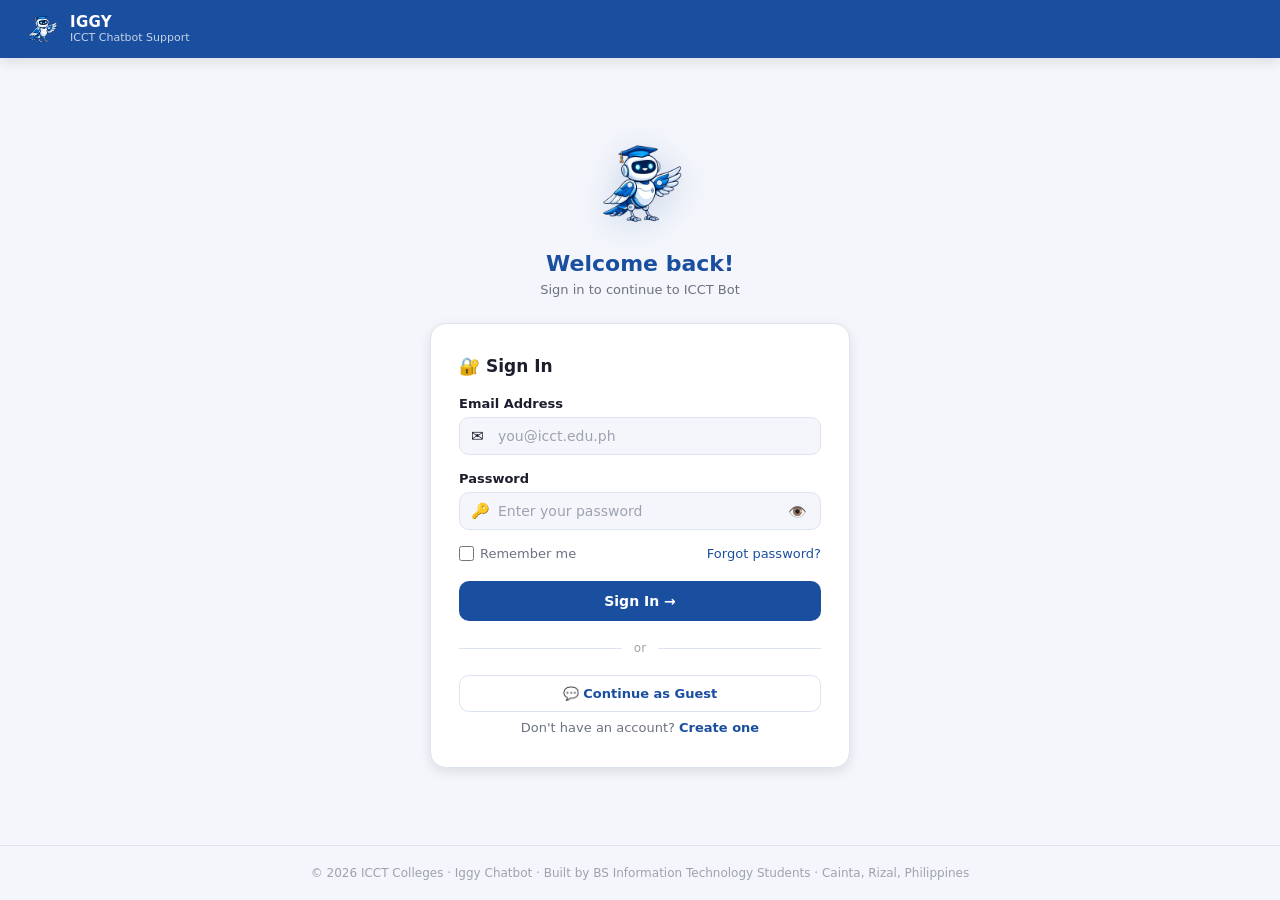
<file: login.html>
<!DOCTYPE html>
<html lang="en">
<head>
  <meta charset="UTF-8" />
  <meta name="viewport" content="width=device-width, initial-scale=1.0"/>
  <title>Login – ICCT Colleges Chatbot</title>
  <style>
    *, *::before, *::after { box-sizing: border-box; margin: 0; padding: 0; }

    :root {
      --primary:       #1a4fa0;
      --primary-dark:  #0e337a;
      --primary-light: #e8effc;
      --accent:        #f5a623;
      --success:       #27ae60;
      --danger:        #e74c3c;
      --bg:            #f4f6fb;
      --surface:       #ffffff;
      --border:        #dde3f0;
      --text:          #1c1e2e;
      --text-muted:    #6b7280;
      --text-light:    #9ca3af;
      --font:          'Segoe UI', system-ui, -apple-system, sans-serif;
      --transition:    0.18s ease;
      --radius-sm:     6px;
      --radius-md:     10px;
      --radius-lg:     16px;
      --shadow-sm:     0 1px 3px rgba(0,0,0,.08);
      --shadow-md:     0 4px 12px rgba(0,0,0,.10);
    }

    body {
      font-family: var(--font);
      background: var(--bg);
      color: var(--text);
      min-height: 100vh;
      display: flex;
      flex-direction: column;
    }

    /* ── Header ── */
    .site-header {
      background: var(--primary);
      color: #fff;
      padding: 0 24px;
      height: 58px;
      display: flex;
      align-items: center;
      justify-content: space-between;
      box-shadow: var(--shadow-md);
      position: sticky;
      top: 0;
      z-index: 100;
    }

    .header-brand { display: flex; align-items: center; gap: 10px; }
    .brand-logo-img { width: 36px; height: 36px; object-fit: contain; }
    .brand-text { display: flex; flex-direction: column; line-height: 1.2; }
    .brand-name { font-size: 15px; font-weight: 700; letter-spacing: .3px; }
    .brand-tagline { font-size: 11px; opacity: .75; }

    .header-nav { display: flex; gap: 4px; }
    .nav-link {
      color: rgba(255,255,255,.8);
      text-decoration: none;
      padding: 6px 14px;
      border-radius: var(--radius-sm);
      font-size: 13px;
      font-weight: 500;
      transition: background var(--transition);
    }
    .nav-link:hover { background: rgba(255,255,255,.18); color: #fff; }

    /* ── Page body ── */
    .page-body {
      flex: 1;
      display: flex;
      align-items: center;
      justify-content: center;
      padding: 40px 16px;
    }

    /* ── Login card ── */
    .login-wrapper {
      width: 100%;
      max-width: 420px;
      display: flex;
      flex-direction: column;
      align-items: center;
      gap: 24px;
    }

    /* Mascot + greeting */
    .login-hero {
      text-align: center;
    }

    .iggy-img {
      width: 100px;
      height: 100px;
      object-fit: contain;
      filter: drop-shadow(0 6px 18px rgba(26,79,160,.20));
      animation: float 3s ease-in-out infinite;
      margin-bottom: 12px;
    }

    @keyframes float {
      0%, 100% { transform: translateY(0); }
      50%       { transform: translateY(-8px); }
    }

    .login-hero h1 {
      font-size: 22px;
      font-weight: 800;
      color: var(--primary);
      margin-bottom: 4px;
    }

    .login-hero p {
      font-size: 13px;
      color: var(--text-muted);
      line-height: 1.5;
    }

    /* Card */
    .login-card {
      background: var(--surface);
      border: 1px solid var(--border);
      border-radius: var(--radius-lg);
      padding: 32px 28px;
      width: 100%;
      box-shadow: var(--shadow-md);
    }

    .card-title {
      font-size: 17px;
      font-weight: 700;
      color: var(--text);
      margin-bottom: 20px;
      display: flex;
      align-items: center;
      gap: 8px;
    }

    /* Form */
    .form-group {
      display: flex;
      flex-direction: column;
      gap: 6px;
      margin-bottom: 16px;
    }

    .form-label {
      font-size: 13px;
      font-weight: 600;
      color: var(--text);
    }

    .input-wrap {
      position: relative;
    }

    .input-icon {
      position: absolute;
      left: 12px;
      top: 50%;
      transform: translateY(-50%);
      font-size: 15px;
      pointer-events: none;
      line-height: 1;
    }

    .form-input {
      width: 100%;
      padding: 10px 42px 10px 38px;
      border: 1px solid var(--border);
      border-radius: var(--radius-md);
      font-family: var(--font);
      font-size: 14px;
      color: var(--text);
      background: var(--bg);
      transition: border-color var(--transition), background var(--transition);
    }

    .form-input:focus {
      outline: none;
      border-color: var(--primary);
      background: #fff;
      box-shadow: 0 0 0 3px rgba(26,79,160,.10);
    }

    .form-input::placeholder { color: var(--text-light); }

    /* Password toggle */
    .toggle-pw {
      position: absolute;
      right: 12px;
      top: 50%;
      transform: translateY(-50%);
      background: none;
      border: none;
      cursor: pointer;
      font-size: 15px;
      color: var(--text-light);
      padding: 2px;
      line-height: 1;
      transition: color var(--transition);
    }
    .toggle-pw:hover { color: var(--primary); }

    /* Error message */
    .field-error {
      font-size: 11px;
      color: var(--danger);
      display: none;
    }
    .form-group.has-error .form-input {
      border-color: var(--danger);
      background: #fff8f8;
    }
    .form-group.has-error .field-error { display: block; }

    /* Options row */
    .form-options {
      display: flex;
      align-items: center;
      justify-content: space-between;
      margin-bottom: 20px;
    }

    .remember-label {
      display: flex;
      align-items: center;
      gap: 6px;
      font-size: 13px;
      color: var(--text-muted);
      cursor: pointer;
    }

    .remember-label input[type="checkbox"] {
      accent-color: var(--primary);
      width: 15px;
      height: 15px;
    }

    .forgot-link {
      font-size: 13px;
      color: var(--primary);
      text-decoration: none;
      font-weight: 500;
      transition: color var(--transition);
    }
    .forgot-link:hover { color: var(--primary-dark); text-decoration: underline; }

    /* Submit button */
    .login-btn {
      width: 100%;
      padding: 12px;
      background: var(--primary);
      color: #fff;
      border: none;
      border-radius: var(--radius-md);
      font-family: var(--font);
      font-size: 14px;
      font-weight: 700;
      cursor: pointer;
      transition: background var(--transition), transform var(--transition);
      display: flex;
      align-items: center;
      justify-content: center;
      gap: 8px;
    }
    .login-btn:hover { background: var(--primary-dark); }
    .login-btn:active { transform: scale(.98); }
    .login-btn:disabled {
      background: var(--border);
      cursor: not-allowed;
      transform: none;
    }

    /* Spinner inside button */
    .btn-spinner {
      width: 16px; height: 16px;
      border: 2px solid rgba(255,255,255,.4);
      border-top-color: #fff;
      border-radius: 50%;
      animation: spin .7s linear infinite;
      display: none;
    }
    @keyframes spin { to { transform: rotate(360deg); } }

    /* Divider */
    .divider {
      display: flex;
      align-items: center;
      gap: 12px;
      margin: 20px 0;
      color: var(--text-light);
      font-size: 12px;
    }
    .divider::before, .divider::after {
      content: '';
      flex: 1;
      border-top: 1px solid var(--border);
    }

    /* Guest / register links */
    .alt-actions {
      display: flex;
      flex-direction: column;
      gap: 8px;
    }

    .guest-btn {
      width: 100%;
      padding: 10px;
      background: transparent;
      color: var(--primary);
      border: 1px solid var(--border);
      border-radius: var(--radius-md);
      font-family: var(--font);
      font-size: 13px;
      font-weight: 600;
      cursor: pointer;
      transition: all var(--transition);
      text-align: center;
      text-decoration: none;
      display: block;
    }
    .guest-btn:hover {
      background: var(--primary-light);
      border-color: var(--primary);
    }

    .register-text {
      text-align: center;
      font-size: 13px;
      color: var(--text-muted);
    }
    .register-text a {
      color: var(--primary);
      font-weight: 600;
      text-decoration: none;
    }
    .register-text a:hover { text-decoration: underline; }

    /* ── Alert banner (inline feedback) ── */
    .alert {
      display: none;
      padding: 10px 14px;
      border-radius: var(--radius-md);
      font-size: 13px;
      margin-bottom: 16px;
      align-items: center;
      gap: 8px;
    }
    .alert.show { display: flex; }
    .alert-error   { background: #fff0f0; border: 1px solid #f5c0bb; color: var(--danger); }
    .alert-success { background: #f0faf4; border: 1px solid #a8d9bc; color: var(--success); }

    /* ── Footer ── */
    .footer {
      text-align: center;
      padding: 20px;
      font-size: 12px;
      color: var(--text-light);
      border-top: 1px solid var(--border);
    }

    /* ── Toast ── */
    .toast {
      position: fixed;
      bottom: 24px; left: 50%;
      transform: translateX(-50%) translateY(20px);
      background: #1c1e2e;
      color: #fff;
      padding: 10px 20px;
      border-radius: var(--radius-md);
      font-size: 13px;
      opacity: 0;
      pointer-events: none;
      transition: all .3s ease;
      z-index: 999;
    }
    .toast.show { opacity: 1; transform: translateX(-50%) translateY(0); }

    @media (max-width: 480px) {
      .login-card { padding: 24px 18px; }
      .header-nav { display: none; }
    }
  </style>
</head>
<body>

  <!-- ── Header ── -->
  <header class="site-header">
    <div class="header-brand">
      <img src="Iggy.png" alt="Iggy" class="brand-logo-img"/>
      <div class="brand-text">
        <span class="brand-name">IGGY</span>
        <span class="brand-tagline">ICCT Chatbot Support</span>
      </div>
    </div>
  </header>

  <!-- ── Page ── -->
  <div class="page-body">
    <div class="login-wrapper">

      <!-- Hero -->
      <div class="login-hero">
        <img src="Iggy.png" alt="Iggy the ICCT Chatbot" class="iggy-img"/>
        <h1>Welcome back!</h1>
        <p>Sign in to continue to ICCT Bot</p>
      </div>

      <!-- Card -->
      <div class="login-card">
        <div class="card-title">🔐 Sign In</div>

        <!-- Inline alert -->
        <div class="alert alert-error" id="login-alert" role="alert">
          <span>⚠️</span>
          <span id="alert-text">Incorrect email or password.</span>
        </div>

        <!-- Form -->
        <div class="form-group" id="group-email">
          <label class="form-label" for="email">Email Address</label>
          <div class="input-wrap">
            <span class="input-icon">✉️</span>
            <input
              type="email"
              id="email"
              class="form-input"
              placeholder="you@icct.edu.ph"
              autocomplete="email"
              aria-required="true"
            />
          </div>
          <span class="field-error" id="email-error">Please enter a valid email address.</span>
        </div>

        <div class="form-group" id="group-password">
          <label class="form-label" for="password">Password</label>
          <div class="input-wrap">
            <span class="input-icon">🔑</span>
            <input
              type="password"
              id="password"
              class="form-input"
              placeholder="Enter your password"
              autocomplete="current-password"
              aria-required="true"
            />
            <button class="toggle-pw" type="button" id="toggle-pw" aria-label="Show password" title="Show/hide password">
              👁️
            </button>
          </div>
          <span class="field-error" id="password-error">Password must be at least 6 characters.</span>
        </div>

        <div class="form-options">
          <label class="remember-label">
            <input type="checkbox" id="remember-me" />
            Remember me
          </label>
          <a href="#" class="forgot-link" id="forgot-link">Forgot password?</a>
        </div>

        <button class="login-btn" id="login-btn" type="button">
          <span class="btn-spinner" id="btn-spinner"></span>
          <span id="btn-label">Sign In →</span>
        </button>

        <div class="divider">or</div>

        <div class="alt-actions">
          <a href="index.html" class="guest-btn">💬 Continue as Guest</a>
          <p class="register-text">
            Don't have an account? <a href="register.html">Create one</a>
          </p>
        </div>
      </div>

    </div>
  </div>

  <!-- ── Toast ── -->
  <div class="toast" id="toast" role="alert" aria-live="assertive"></div>

  <!-- ── Footer ── -->
  <footer class="footer">
    © 2026 ICCT Colleges · Iggy Chatbot · Built by BS Information Technology Students · Cainta, Rizal, Philippines
  </footer>

  <script>
    // ── Helpers ──
    function showToast(msg, duration = 3000) {
      const t = document.getElementById('toast');
      t.textContent = msg;
      t.classList.add('show');
      setTimeout(() => t.classList.remove('show'), duration);
    }

    function setLoading(on) {
      const btn = document.getElementById('login-btn');
      const spinner = document.getElementById('btn-spinner');
      const label = document.getElementById('btn-label');
      btn.disabled = on;
      spinner.style.display = on ? 'block' : 'none';
      label.textContent = on ? 'Signing in…' : 'Sign In →';
    }

    function showAlert(msg) {
      const box = document.getElementById('login-alert');
      document.getElementById('alert-text').textContent = msg;
      box.classList.add('show');
    }

    function hideAlert() {
      document.getElementById('login-alert').classList.remove('show');
    }

    function setFieldError(groupId, show) {
      const el = document.getElementById(groupId);
      el.classList.toggle('has-error', show);
    }

    // ── Validate ──
    function validate() {
      const email = document.getElementById('email').value.trim();
      const pw    = document.getElementById('password').value;
      let ok = true;

      const emailOk = /^[^\s@]+@[^\s@]+\.[^\s@]+$/.test(email);
      setFieldError('group-email', !emailOk);
      if (!emailOk) ok = false;

      const pwOk = pw.length >= 6;
      setFieldError('group-password', !pwOk);
      if (!pwOk) ok = false;

      return ok;
    }

    // ── Login handler ──
    document.getElementById('login-btn').addEventListener('click', async () => {
      hideAlert();
      if (!validate()) return;

      setLoading(true);

      try {
        const BASE_URL = 'https://yourbot-iggy.onrender.com/api';
        
        const res = await fetch(`${BASE_URL}/login`, {
          method: 'POST',
          headers: { 'Content-Type': 'application/json' },
          body: JSON.stringify({
            email:    document.getElementById('email').value.trim(),
            password: document.getElementById('password').value,
            remember: document.getElementById('remember-me').checked
          })
        });

        const data = await res.json();
        if (!res.ok) throw new Error(data.message || 'Login failed');

        localStorage.setItem('icct_token',      data.token);
        localStorage.setItem('icct_first_name', data.first_name);
        localStorage.setItem('icct_last_name',  data.last_name);
        localStorage.setItem('icct_email',      data.email);
        localStorage.removeItem('icct_guest');
        window.location.href = 'index.html';

      } catch (err) {
        showAlert(err.message || 'Incorrect email or password. Please try again.');
      } finally {
        setLoading(false);
      }
    });

    // ── Password visibility toggle ──
    document.getElementById('toggle-pw').addEventListener('click', () => {
      const pw  = document.getElementById('password');
      const btn = document.getElementById('toggle-pw');
      if (pw.type === 'password') {
        pw.type = 'text';
        btn.textContent = '🙈';
        btn.setAttribute('aria-label', 'Hide password');
      } else {
        pw.type = 'password';
        btn.textContent = '👁️';
        btn.setAttribute('aria-label', 'Show password');
      }
    });

    // ── Enter key submits ──
    ['email', 'password'].forEach(id => {
      document.getElementById(id).addEventListener('keydown', e => {
        if (e.key === 'Enter') document.getElementById('login-btn').click();
      });
    });

    // ── Clear errors on input ──
    document.getElementById('email').addEventListener('input', () => {
      setFieldError('group-email', false); hideAlert();
    });
    document.getElementById('password').addEventListener('input', () => {
      setFieldError('group-password', false); hideAlert();
    });

    // ── Forgot password placeholder ──
    document.getElementById('forgot-link').addEventListener('click', e => {
      e.preventDefault();
      window.location.href = 'forgot-password.html';
    });
  </script>
</body>
</html>
</file>
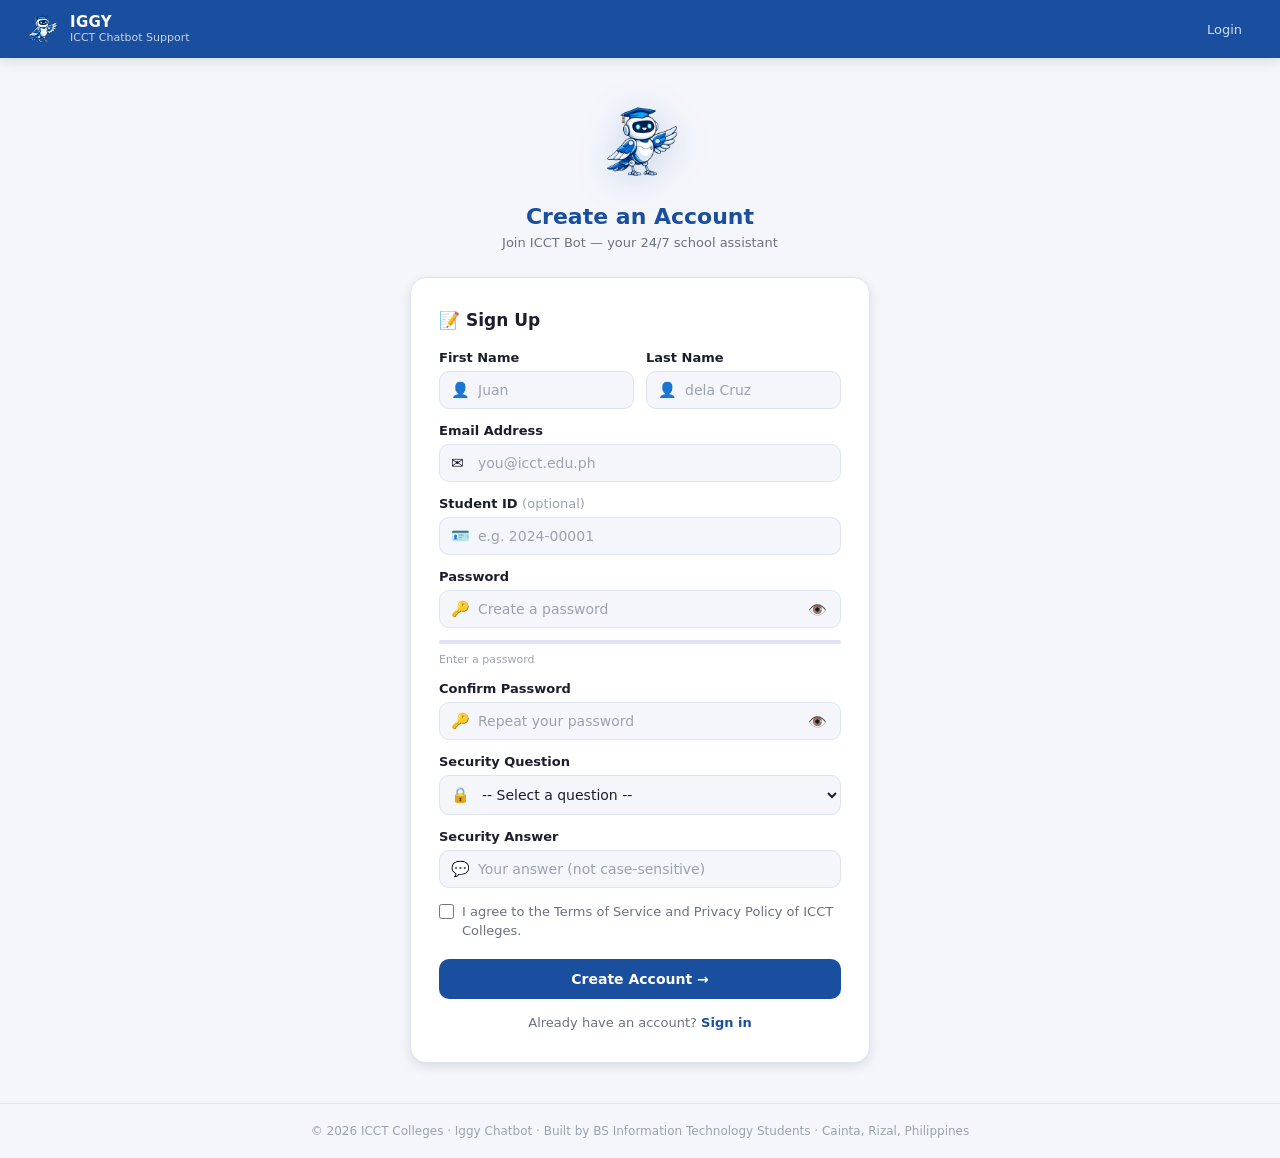
<file: register.html>
<!DOCTYPE html>
<html lang="en">
<head>
  <meta charset="UTF-8" />
  <meta name="viewport" content="width=device-width, initial-scale=1.0"/>
  <title>Register – ICCT Colleges Chatbot</title>
  <style>
    *, *::before, *::after { box-sizing: border-box; margin: 0; padding: 0; }

    :root {
      --primary:       #1a4fa0;
      --primary-dark:  #0e337a;
      --primary-light: #e8effc;
      --accent:        #f5a623;
      --success:       #27ae60;
      --danger:        #e74c3c;
      --bg:            #f4f6fb;
      --surface:       #ffffff;
      --border:        #dde3f0;
      --text:          #1c1e2e;
      --text-muted:    #6b7280;
      --text-light:    #9ca3af;
      --font:          'Segoe UI', system-ui, -apple-system, sans-serif;
      --transition:    0.18s ease;
      --radius-sm:     6px;
      --radius-md:     10px;
      --radius-lg:     16px;
      --shadow-sm:     0 1px 3px rgba(0,0,0,.08);
      --shadow-md:     0 4px 12px rgba(0,0,0,.10);
    }

    body {
      font-family: var(--font);
      background: var(--bg);
      color: var(--text);
      min-height: 100vh;
      display: flex;
      flex-direction: column;
    }

    /* ── Header ── */
    .site-header {
      background: var(--primary);
      color: #fff;
      padding: 0 24px;
      height: 58px;
      display: flex;
      align-items: center;
      justify-content: space-between;
      box-shadow: var(--shadow-md);
      position: sticky;
      top: 0;
      z-index: 100;
    }

    .header-brand { display: flex; align-items: center; gap: 10px; }
    .brand-logo-img { width: 36px; height: 36px; object-fit: contain; }
    .brand-text { display: flex; flex-direction: column; line-height: 1.2; }
    .brand-name { font-size: 15px; font-weight: 700; letter-spacing: .3px; }
    .brand-tagline { font-size: 11px; opacity: .75; }

    .header-nav { display: flex; gap: 4px; }
    .nav-link {
      color: rgba(255,255,255,.8);
      text-decoration: none;
      padding: 6px 14px;
      border-radius: var(--radius-sm);
      font-size: 13px;
      font-weight: 500;
      transition: background var(--transition);
    }
    .nav-link:hover { background: rgba(255,255,255,.18); color: #fff; }

    /* ── Page body ── */
    .page-body {
      flex: 1;
      display: flex;
      align-items: center;
      justify-content: center;
      padding: 40px 16px;
    }

    .login-wrapper {
      width: 100%;
      max-width: 460px;
      display: flex;
      flex-direction: column;
      align-items: center;
      gap: 24px;
    }

    /* Hero */
    .login-hero { text-align: center; }

    .iggy-img {
      width: 90px;
      height: 90px;
      object-fit: contain;
      filter: drop-shadow(0 6px 18px rgba(26,79,160,.20));
      animation: float 3s ease-in-out infinite;
      margin-bottom: 12px;
    }

    @keyframes float {
      0%, 100% { transform: translateY(0); }
      50%       { transform: translateY(-8px); }
    }

    .login-hero h1 { font-size: 22px; font-weight: 800; color: var(--primary); margin-bottom: 4px; }
    .login-hero p  { font-size: 13px; color: var(--text-muted); line-height: 1.5; }

    /* Card */
    .login-card {
      background: var(--surface);
      border: 1px solid var(--border);
      border-radius: var(--radius-lg);
      padding: 32px 28px;
      width: 100%;
      box-shadow: var(--shadow-md);
    }

    .card-title {
      font-size: 17px;
      font-weight: 700;
      color: var(--text);
      margin-bottom: 20px;
      display: flex;
      align-items: center;
      gap: 8px;
    }

    /* Two-column row */
    .form-row {
      display: grid;
      grid-template-columns: 1fr 1fr;
      gap: 12px;
    }

    /* Form group */
    .form-group {
      display: flex;
      flex-direction: column;
      gap: 6px;
      margin-bottom: 14px;
    }

    .form-label { font-size: 13px; font-weight: 600; color: var(--text); }

    .input-wrap { position: relative; }

    .input-icon {
      position: absolute;
      left: 12px;
      top: 50%;
      transform: translateY(-50%);
      font-size: 15px;
      pointer-events: none;
      line-height: 1;
    }

    .form-input {
      width: 100%;
      padding: 10px 14px 10px 38px;
      border: 1px solid var(--border);
      border-radius: var(--radius-md);
      font-family: var(--font);
      font-size: 14px;
      color: var(--text);
      background: var(--bg);
      transition: border-color var(--transition), background var(--transition);
    }

    .form-input:focus {
      outline: none;
      border-color: var(--primary);
      background: #fff;
      box-shadow: 0 0 0 3px rgba(26,79,160,.10);
    }

    .form-input::placeholder { color: var(--text-light); }

    /* Password toggle */
    .toggle-pw {
      position: absolute;
      right: 12px;
      top: 50%;
      transform: translateY(-50%);
      background: none;
      border: none;
      cursor: pointer;
      font-size: 15px;
      color: var(--text-light);
      padding: 2px;
      line-height: 1;
      transition: color var(--transition);
    }
    .toggle-pw:hover { color: var(--primary); }

    /* Password input with toggle needs right padding */
    .has-toggle { padding-right: 42px; }

    /* Field error */
    .field-error { font-size: 11px; color: var(--danger); display: none; }
    .form-group.has-error .form-input  { border-color: var(--danger); background: #fff8f8; }
    .form-group.has-error .field-error { display: block; }

    /* Password strength bar */
    .strength-wrap { margin-top: 6px; }
    .strength-bar {
      height: 4px;
      border-radius: 2px;
      background: var(--border);
      overflow: hidden;
      margin-bottom: 4px;
    }
    .strength-fill {
      height: 100%;
      border-radius: 2px;
      width: 0%;
      transition: width .3s, background .3s;
    }
    .strength-label { font-size: 11px; color: var(--text-light); }

    /* Terms */
    .terms-label {
      display: flex;
      align-items: flex-start;
      gap: 8px;
      font-size: 13px;
      color: var(--text-muted);
      cursor: pointer;
      margin-bottom: 18px;
      line-height: 1.5;
    }
    .terms-label input[type="checkbox"] {
      accent-color: var(--primary);
      width: 15px;
      height: 15px;
      margin-top: 2px;
      flex-shrink: 0;
    }
    .terms-label a { color: var(--primary); text-decoration: none; font-weight: 500; }
    .terms-label a:hover { text-decoration: underline; }

    /* Alert */
    .alert {
      display: none;
      padding: 10px 14px;
      border-radius: var(--radius-md);
      font-size: 13px;
      margin-bottom: 16px;
      align-items: center;
      gap: 8px;
    }
    .alert.show { display: flex; }
    .alert-error   { background: #fff0f0; border: 1px solid #f5c0bb; color: var(--danger); }
    .alert-success { background: #f0faf4; border: 1px solid #a8d9bc; color: var(--success); }

    /* Submit button */
    .login-btn {
      width: 100%;
      padding: 12px;
      background: var(--primary);
      color: #fff;
      border: none;
      border-radius: var(--radius-md);
      font-family: var(--font);
      font-size: 14px;
      font-weight: 700;
      cursor: pointer;
      transition: background var(--transition), transform var(--transition);
      display: flex;
      align-items: center;
      justify-content: center;
      gap: 8px;
    }
    .login-btn:hover { background: var(--primary-dark); }
    .login-btn:active { transform: scale(.98); }
    .login-btn:disabled { background: var(--border); cursor: not-allowed; transform: none; }

    .btn-spinner {
      width: 16px; height: 16px;
      border: 2px solid rgba(255,255,255,.4);
      border-top-color: #fff;
      border-radius: 50%;
      animation: spin .7s linear infinite;
      display: none;
    }
    @keyframes spin { to { transform: rotate(360deg); } }

    /* Already have account */
    .register-text {
      text-align: center;
      font-size: 13px;
      color: var(--text-muted);
      margin-top: 16px;
    }
    .register-text a { color: var(--primary); font-weight: 600; text-decoration: none; }
    .register-text a:hover { text-decoration: underline; }

    /* Toast */
    .toast {
      position: fixed;
      bottom: 24px; left: 50%;
      transform: translateX(-50%) translateY(20px);
      background: #1c1e2e;
      color: #fff;
      padding: 10px 20px;
      border-radius: var(--radius-md);
      font-size: 13px;
      opacity: 0;
      pointer-events: none;
      transition: all .3s ease;
      z-index: 999;
    }
    .toast.show { opacity: 1; transform: translateX(-50%) translateY(0); }

    /* Footer */
    .footer {
      text-align: center;
      padding: 20px;
      font-size: 12px;
      color: var(--text-light);
      border-top: 1px solid var(--border);
    }

    @media (max-width: 480px) {
      .login-card { padding: 24px 18px; }
      .form-row { grid-template-columns: 1fr; }
      .header-nav { display: none; }
    }
  </style>
</head>
<body>

  <!-- ── Header ── -->
  <header class="site-header">
    <div class="header-brand">
      <img src="Iggy.png" alt="Iggy" class="brand-logo-img"/>
      <div class="brand-text">
        <span class="brand-name">IGGY</span>
        <span class="brand-tagline">ICCT Chatbot Support</span>
      </div>
    </div>
    <nav class="header-nav">
      <a href="login.html" class="nav-link">Login</a>
    </nav>
  </header>

  <!-- ── Page ── -->
  <div class="page-body">
    <div class="login-wrapper">

      <!-- Hero -->
      <div class="login-hero">
        <img src="Iggy.png" alt="Iggy the ICCT Chatbot" class="iggy-img"/>
        <h1>Create an Account</h1>
        <p>Join ICCT Bot — your 24/7 school assistant</p>
      </div>

      <!-- Card -->
      <div class="login-card">
        <div class="card-title">📝 Sign Up</div>

        <!-- Alert -->
        <div class="alert alert-error" id="register-alert" role="alert">
          <span>⚠️</span>
          <span id="alert-text">Something went wrong. Please try again.</span>
        </div>

        <!-- Name row -->
        <div class="form-row">
          <div class="form-group" id="group-firstname">
            <label class="form-label" for="firstname">First Name</label>
            <div class="input-wrap">
              <span class="input-icon">👤</span>
              <input type="text" id="firstname" class="form-input" placeholder="Juan" autocomplete="given-name"/>
            </div>
            <span class="field-error">First name is required.</span>
          </div>

          <div class="form-group" id="group-lastname">
            <label class="form-label" for="lastname">Last Name</label>
            <div class="input-wrap">
              <span class="input-icon">👤</span>
              <input type="text" id="lastname" class="form-input" placeholder="dela Cruz" autocomplete="family-name"/>
            </div>
            <span class="field-error">Last name is required.</span>
          </div>
        </div>

        <!-- Email -->
        <div class="form-group" id="group-email">
          <label class="form-label" for="email">Email Address</label>
          <div class="input-wrap">
            <span class="input-icon">✉️</span>
            <input type="email" id="email" class="form-input" placeholder="you@icct.edu.ph" autocomplete="email"/>
          </div>
          <span class="field-error">Please enter a valid email address.</span>
        </div>

        <!-- Student ID (optional) -->
        <div class="form-group" id="group-studentid">
          <label class="form-label" for="studentid">Student ID <span style="font-weight:400;color:var(--text-light)">(optional)</span></label>
          <div class="input-wrap">
            <span class="input-icon">🪪</span>
            <input type="text" id="studentid" class="form-input" placeholder="e.g. 2024-00001"/>
          </div>
        </div>

        <!-- Password -->
        <div class="form-group" id="group-password">
          <label class="form-label" for="password">Password</label>
          <div class="input-wrap">
            <span class="input-icon">🔑</span>
            <input type="password" id="password" class="form-input has-toggle" placeholder="Create a password" autocomplete="new-password"/>
            <button class="toggle-pw" type="button" id="toggle-pw1" aria-label="Show password">👁️</button>
          </div>
          <div class="strength-wrap">
            <div class="strength-bar"><div class="strength-fill" id="strength-fill"></div></div>
            <span class="strength-label" id="strength-label">Enter a password</span>
          </div>
          <span class="field-error">Password must be at least 8 characters.</span>
        </div>

        <!-- Confirm Password -->
        <div class="form-group" id="group-confirm">
          <label class="form-label" for="confirm">Confirm Password</label>
          <div class="input-wrap">
            <span class="input-icon">🔑</span>
            <input type="password" id="confirm" class="form-input has-toggle" placeholder="Repeat your password" autocomplete="new-password"/>
            <button class="toggle-pw" type="button" id="toggle-pw2" aria-label="Show password">👁️</button>
          </div>
          <span class="field-error">Passwords do not match.</span>
        </div>

        <!-- Security Question -->
<div class="form-group" id="group-security-question">
  <label class="form-label" for="security-question">Security Question</label>
  <div class="input-wrap">
    <span class="input-icon">🔒</span>
    <select id="security-question" class="form-input" style="padding-left:38px;">
      <option value="">-- Select a question --</option>
      <option value="What is your mother's maiden name?">What is your mother's maiden name?</option>
      <option value="What was the name of your first pet?">What was the name of your first pet?</option>
      <option value="What is the name of your elementary school?">What is the name of your elementary school?</option>
      <option value="What is your favorite food?">What is your favorite food?</option>
      <option value="What city were you born in?">What city were you born in?</option>
    </select>
  </div>
  <span class="field-error">Please select a security question.</span>
</div>

<!-- Security Answer -->
<div class="form-group" id="group-security-answer">
  <label class="form-label" for="security-answer">Security Answer</label>
  <div class="input-wrap">
    <span class="input-icon">💬</span>
    <input type="text" id="security-answer" class="form-input"
           placeholder="Your answer (not case-sensitive)"/>
  </div>
  <span class="field-error">Security answer is required.</span>
</div>
        <!-- Terms -->
        <label class="terms-label">
          <input type="checkbox" id="terms"/>
          I agree to the Terms of Service and Privacy Policy of ICCT Colleges.
        </label>

        <!-- Submit -->
        <button class="login-btn" id="register-btn" type="button">
          <span class="btn-spinner" id="btn-spinner"></span>
          <span id="btn-label">Create Account →</span>
        </button>

        <p class="register-text">
          Already have an account? <a href="login.html">Sign in</a>
        </p>
      </div>

    </div>
  </div>

  <!-- Toast -->
  <div class="toast" id="toast" role="alert" aria-live="assertive"></div>

  <!-- Footer -->
  <footer class="footer">
    © 2026 ICCT Colleges · Iggy Chatbot · Built by BS Information Technology Students · Cainta, Rizal, Philippines
  </footer>

  <script>
    // ── Helpers ──
    function showToast(msg, duration = 3000) {
      const t = document.getElementById('toast');
      t.textContent = msg;
      t.classList.add('show');
      setTimeout(() => t.classList.remove('show'), duration);
    }

    function showAlert(msg) {
      const box = document.getElementById('register-alert');
      box.classList.remove('alert-success');
      box.classList.add('alert-error');
      document.getElementById('alert-text').textContent = msg;
      box.classList.add('show');
    }

    function showSuccess(msg) {
      const box = document.getElementById('register-alert');
      box.classList.remove('alert-error');
      box.classList.add('alert-success');
      document.getElementById('alert-text').textContent = msg;
      box.classList.add('show');
    }

    function hideAlert() { document.getElementById('register-alert').classList.remove('show'); }

    function setFieldError(groupId, show) {
      document.getElementById(groupId).classList.toggle('has-error', show);
    }

    function setLoading(on) {
      const btn = document.getElementById('register-btn');
      document.getElementById('btn-spinner').style.display = on ? 'block' : 'none';
      document.getElementById('btn-label').textContent = on ? 'Creating account…' : 'Create Account →';
      btn.disabled = on;
    }

    // ── Password strength ──
    document.getElementById('password').addEventListener('input', () => {
      const val = document.getElementById('password').value;
      const fill = document.getElementById('strength-fill');
      const label = document.getElementById('strength-label');

      let score = 0;
      if (val.length >= 8)              score++;
      if (/[A-Z]/.test(val))            score++;
      if (/[0-9]/.test(val))            score++;
      if (/[^A-Za-z0-9]/.test(val))     score++;

      const levels = [
        { w: '0%',   bg: 'transparent', text: 'Enter a password' },
        { w: '25%',  bg: '#e74c3c',     text: 'Weak' },
        { w: '50%',  bg: '#f5a623',     text: 'Fair' },
        { w: '75%',  bg: '#3498db',     text: 'Good' },
        { w: '100%', bg: '#27ae60',     text: 'Strong' },
      ];

      const lvl = val.length === 0 ? levels[0] : levels[Math.min(score, 4)];
      fill.style.width      = lvl.w;
      fill.style.background = lvl.bg;
      label.textContent     = lvl.text;
      label.style.color     = lvl.bg === 'transparent' ? 'var(--text-light)' : lvl.bg;
    });

    // ── Password toggles ──
    function setupToggle(btnId, inputId) {
      document.getElementById(btnId).addEventListener('click', () => {
        const inp = document.getElementById(inputId);
        const btn = document.getElementById(btnId);
        if (inp.type === 'password') {
          inp.type = 'text'; btn.textContent = '🙈';
        } else {
          inp.type = 'password'; btn.textContent = '👁️';
        }
      });
    }
    setupToggle('toggle-pw1', 'password');
    setupToggle('toggle-pw2', 'confirm');

    // ── Validation ──
    function validate() {
      const firstname = document.getElementById('firstname').value.trim();
      const lastname  = document.getElementById('lastname').value.trim();
      const email     = document.getElementById('email').value.trim();
      const password  = document.getElementById('password').value;
      const confirm   = document.getElementById('confirm').value;
      const terms     = document.getElementById('terms').checked;
      let ok = true;

      setFieldError('group-firstname', !firstname); if (!firstname) ok = false;
      setFieldError('group-lastname',  !lastname);  if (!lastname)  ok = false;

      const emailOk = /^[^\s@]+@[^\s@]+\.[^\s@]+$/.test(email);
      setFieldError('group-email', !emailOk); if (!emailOk) ok = false;

      const pwOk = password.length >= 8;
      setFieldError('group-password', !pwOk); if (!pwOk) ok = false;

      const confirmOk = password === confirm && confirm.length > 0;
      setFieldError('group-confirm', !confirmOk); if (!confirmOk) ok = false;

      // ── Security question & answer ──
      const question = document.getElementById('security-question').value;
      const answer   = document.getElementById('security-answer').value.trim();

      setFieldError('group-security-question', !question); if (!question) ok = false;
      setFieldError('group-security-answer',   !answer);   if (!answer)   ok = false;

      if (!terms) {
        showAlert('Please agree to the Terms of Service to continue.');
        ok = false;
      }

      return ok;
    }

    // ── Register handler ──
    document.getElementById('register-btn').addEventListener('click', async () => {
      hideAlert();
      if (!validate()) return;

      setLoading(true);

      const BASE_URL = 'https://yourbot-iggy.onrender.com/api';

      try {
        const res = await fetch(`${BASE_URL}/register`, {
          method: 'POST',
          headers: { 'Content-Type': 'application/json' },
          body: JSON.stringify({
            first_name:        document.getElementById('firstname').value.trim(),
            last_name:         document.getElementById('lastname').value.trim(),
            email:             document.getElementById('email').value.trim(),
            student_id:        document.getElementById('studentid').value.trim(),
            password:          document.getElementById('password').value,
            security_question: document.getElementById('security-question').value,
            security_answer:   document.getElementById('security-answer').value.trim().toLowerCase(),
          })
        });

        const data = await res.json();
        if (!res.ok) throw new Error(data.message || 'Registration failed');
        showSuccess('✅ Account created! Redirecting to login…');
        setTimeout(() => { window.location.href = 'login.html'; }, 1500);

      } catch (err) {
        showAlert(err.message || 'Registration failed. Please try again.');
      } finally {
        setLoading(false);
      }
    });

    // ── Clear errors on input ──
    ['firstname','lastname','email','password','confirm','security-answer'].forEach(id => {
      document.getElementById(id).addEventListener('input', () => {
        const groupMap = {
          firstname:         'group-firstname',
          lastname:          'group-lastname',
          email:             'group-email',
          password:          'group-password',
          confirm:           'group-confirm',
          'security-answer': 'group-security-answer',
        };
        setFieldError(groupMap[id], false);
        hideAlert();
      });
    });

    // ── Clear security question error on change ──
    document.getElementById('security-question').addEventListener('change', () => {
      setFieldError('group-security-question', false);
      hideAlert();
    });
  </script>

</body>
</html>
</file>
<file: css/style.css>
/* =====================================================
   ICCT Colleges Chatbot – Stylesheet
   Component 1: Web-Based Chat Interface (Front-End)
   ===================================================== */

/* ── Reset & Variables ── */
*,
*::before,
*::after {
  box-sizing: border-box;
  margin: 0;
  padding: 0;
}

:root {
  --primary: #1a4fa0;
  --primary-dark: #0e337a;
  --primary-light: #e8effc;
  --accent: #f5a623;
  --success: #27ae60;
  --danger: #e74c3c;
  --bg: #f0f4fa;
  --surface: #ffffff;
  --border: #dde3f0;
  --text: #1c1e2e;
  --text-muted: #5a6278;
  --text-light: #9ca3af;
  --radius-sm: 8px;
  --radius-md: 12px;
  --radius-lg: 18px;
  --shadow-sm: 0 2px 8px rgba(0, 0, 0, .07);
  --shadow-md: 0 6px 20px rgba(0, 0, 0, .10);
  --font: 'Segoe UI', system-ui, -apple-system, sans-serif;
  --transition: 0.18s ease;
}

body {
  font-family: var(--font);
  background: var(--bg);
  color: var(--text);
  min-height: 100vh;
  display: flex;
  flex-direction: column;
}

/* ── Header ── */
.site-header {
  background: linear-gradient(135deg, var(--primary-dark) 0%, var(--primary) 100%);
  color: #fff;
  padding: 0 28px;
  height: 64px;
  display: flex;
  align-items: center;
  justify-content: space-between;
  box-shadow: 0 2px 12px rgba(14, 51, 122, .25);
  position: sticky;
  top: 0;
  z-index: 100;
}

.header-brand {
  display: flex;
  align-items: center;
  gap: 12px;
}

.brand-text {
  display: flex;
  flex-direction: column;
  line-height: 1.2;
}

.brand-name {
  font-size: 17px;
  font-weight: 700;
  letter-spacing: .3px;
}

.brand-tagline {
  font-size: 12px;
  opacity: .75;
}

.welcome-icon-img {
  width: 42px;
  height: 42px;
  object-fit: contain;
}

.brand-logo-img {
  width: 38px;
  height: 38px;
  object-fit: contain;
}

.card-icon-img {
  width: 100px;
  height: 90px;
  object-fit: contain;
  margin-bottom: 5px;
}

.header-nav {
  display: flex;
  gap: 4px;
}

.nav-link {
  color: rgba(255, 255, 255, .85);
  text-decoration: none;
  padding: 7px 16px;
  border-radius: var(--radius-sm);
  font-size: 14px;
  font-weight: 500;
  transition: background var(--transition);
}

.nav-link:hover,
.nav-link.active {
  background: rgba(255, 255, 255, .18);
  color: #fff;
}

/* ── Layout ── */
.main-layout {
  display: grid;
  grid-template-columns: 250px 1fr;
  flex: 1;
  max-width: 1300px;
  width: 100%;
  margin: 0 auto;
  padding: 24px 20px;
  gap: 20px;
}

/* ── Sidebar ── */
.sidebar {
  background: var(--surface);
  border: 1px solid var(--border);
  border-radius: var(--radius-lg);
  padding: 20px 16px;
  display: flex;
  flex-direction: column;
  gap: 10px;
  height: calc(100vh - 108px);
  max-height: calc(100vh - 108px);
  position: sticky;
  top: 84px;
  box-shadow: var(--shadow-sm);
}

.sidebar-title {
  font-size: 11px;
  text-transform: uppercase;
  letter-spacing: 1px;
  color: var(--text-light);
  font-weight: 700;
  padding: 4px 4px;
}

.topic-list,
.history-list {
  list-style: none;
  display: flex;
  flex-direction: column;
  gap: 3px;
}

.history-list {
  overflow-y: auto;
  flex: 1;
  padding-right: 2px;
}

.history-list::-webkit-scrollbar {
  width: 4px;
}

.history-list::-webkit-scrollbar-track {
  background: transparent;
}

.history-list::-webkit-scrollbar-thumb {
  background: var(--border);
  border-radius: 3px;
}

/* ── Topic items with SVG icons ── */
.topic-item {
  display: flex !important;
  align-items: center;
  gap: 10px;
  padding: 9px 10px;
  border-radius: var(--radius-sm);
  font-size: 13.5px;
  font-weight: 500;
  cursor: pointer;
  transition: background var(--transition), color var(--transition);
  color: var(--text-muted);
}

.topic-item:hover {
  background: var(--primary-light);
  color: var(--primary);
}

.topic-icon {
  display: flex;
  align-items: center;
  justify-content: center;
  width: 30px;
  height: 30px;
  background: var(--primary-light);
  border-radius: 8px;
  flex-shrink: 0;
  color: var(--primary);
  transition: background 0.15s, color 0.15s;
}

.topic-item:hover .topic-icon {
  background: var(--primary);
  color: #fff;
}

.sidebar-divider {
  border: none;
  border-top: 1px solid var(--border);
  margin: 6px 0;
}

/* ── History ── */
.history-empty {
  font-size: 12.5px;
  color: var(--text-light);
  padding: 8px 10px;
  font-style: italic;
}

.history-item {
  padding: 9px 10px;
  border-radius: var(--radius-sm);
  font-size: 12.5px;
  color: var(--text-muted);
  cursor: pointer;
  transition: background var(--transition);
}

.history-item:hover {
  background: var(--bg);
}

.history-item.active {
  background: var(--primary-light);
  color: var(--primary);
}

.history-item.pinned {
  border-left: 3px solid var(--accent);
  padding-left: 8px;
}

.history-item-content {
  display: flex;
  align-items: center;
  gap: 6px;
  width: 100%;
}

.history-item-text {
  display: flex;
  flex-direction: column;
  gap: 2px;
  flex: 1;
  overflow: hidden;
}

.pin-icon {
  font-size: 11px;
  flex-shrink: 0;
}

.history-date {
  font-size: 10.5px;
  color: var(--text-light);
  font-weight: 600;
  text-transform: uppercase;
  letter-spacing: .4px;
}

.history-preview {
  white-space: nowrap;
  overflow: hidden;
  text-overflow: ellipsis;
  font-size: 12.5px;
}

.history-menu-btn {
  background: none;
  border: none;
  cursor: pointer;
  font-size: 18px;
  color: var(--text-light);
  padding: 0 3px;
  border-radius: 4px;
  opacity: 0;
  transition: opacity 0.15s;
  flex-shrink: 0;
  line-height: 1;
}

.history-item:hover .history-menu-btn {
  opacity: 1;
}

/* ── Dropdown menu ── */
.history-dropdown {
  position: fixed;
  background: var(--surface);
  border: 1px solid var(--border);
  border-radius: var(--radius-sm);
  box-shadow: 0 6px 20px rgba(0, 0, 0, .13);
  z-index: 9999;
  min-width: 150px;
  overflow: hidden;
}

.dropdown-item {
  display: block;
  width: 100%;
  padding: 10px 16px;
  background: none;
  border: none;
  text-align: left;
  font-size: 13.5px;
  color: var(--text);
  cursor: pointer;
  transition: background 0.15s;
}

.dropdown-item:hover {
  background: var(--bg);
}

.dropdown-item.danger {
  color: var(--danger);
}

.dropdown-item.danger:hover {
  background: #fdf0ef;
}

/* ── Chat Container ── */
.chat-container {
  background: var(--surface);
  border: 1px solid var(--border);
  border-radius: var(--radius-lg);
  display: flex;
  flex-direction: column;
  height: calc(100vh - 108px);
  min-height: 520px;
  box-shadow: var(--shadow-sm);
  overflow: hidden;
}

.chat-header {
  padding: 16px 22px;
  border-bottom: 1px solid var(--border);
  display: flex;
  align-items: center;
  justify-content: space-between;
  background: var(--surface);
  flex-shrink: 0;
}

.bot-info {
  display: flex;
  align-items: center;
  gap: 12px;
}

.bot-details {
  display: flex;
  flex-direction: column;
  line-height: 1.3;
}

.bot-name {
  font-size: 15px;
  font-weight: 700;
}

.bot-status {
  font-size: 12px;
  color: var(--text-light);
  display: flex;
  align-items: center;
  gap: 5px;
}

.status-dot {
  width: 8px;
  height: 8px;
  border-radius: 50%;
  background: var(--success);
  display: inline-block;
  animation: pulse 2s infinite;
}

@keyframes pulse {

  0%,
  100% {
    opacity: 1
  }

  50% {
    opacity: .4
  }
}

.chat-actions {
  display: flex;
  gap: 6px;
}

.icon-btn {
  width: 34px;
  height: 34px;
  display: flex;
  align-items: center;
  justify-content: center;
  border: none;
  border-radius: 8px;
  background: var(--primary-light);
  color: var(--primary);
  cursor: pointer;
  transition: background var(--transition), color var(--transition);
  flex-shrink: 0;
}

.icon-btn:hover {
  background: var(--primary);
  color: #fff;
}

/* ── Messages ── */
.messages-area {
  flex: 1;
  overflow-y: auto;
  padding: 24px 22px;
  display: flex;
  flex-direction: column;
  gap: 20px;
  scroll-behavior: smooth;
}

.messages-area::-webkit-scrollbar {
  width: 5px;
}

.messages-area::-webkit-scrollbar-track {
  background: transparent;
}

.messages-area::-webkit-scrollbar-thumb {
  background: var(--border);
  border-radius: 3px;
}

/* Message rows */
.msg-row {
  display: flex;
  gap: 10px;
  max-width: 78%;
}

.msg-row.bot {
  align-self: flex-start;
}

.msg-row.user {
  align-self: flex-end;
  flex-direction: row-reverse;
}

.msg-avatar-sm {
  width: 34px;
  height: 34px;
  border-radius: 50%;
  background: var(--primary-light);
  display: flex;
  align-items: center;
  justify-content: center;
  font-size: 16px;
  flex-shrink: 0;
  align-self: flex-start;
}

.msg-row.user .msg-avatar-sm {
  background: var(--primary);
  color: #fff;
}

.msg-bubble {
  padding: 12px 16px;
  border-radius: var(--radius-lg);
  font-size: 14.5px;
  line-height: 1.65;
  word-break: break-word;
}

.msg-row.bot .msg-bubble {
  background: var(--bg);
  border: 1px solid var(--border);
  border-top-left-radius: var(--radius-sm);
  color: var(--text);
}

.msg-row.user .msg-bubble {
  background: linear-gradient(135deg, var(--primary) 0%, var(--primary-dark) 100%);
  color: #fff;
  border-top-right-radius: var(--radius-sm);
  box-shadow: 0 2px 8px rgba(26, 79, 160, .25);
}

.msg-meta {
  font-size: 11px;
  color: var(--text-light);
  margin-top: 5px;
  padding: 0 4px;
}

.msg-row.user .msg-meta {
  text-align: right;
}

/* Typing indicator */
.typing-row {
  display: flex;
  gap: 10px;
  align-self: flex-start;
}

.typing-bubble {
  background: var(--bg);
  border: 1px solid var(--border);
  border-radius: var(--radius-lg);
  border-bottom-left-radius: var(--radius-sm);
  padding: 14px 18px;
  display: flex;
  gap: 5px;
  align-items: center;
}

.typing-dot {
  width: 8px;
  height: 8px;
  border-radius: 50%;
  background: var(--text-light);
  animation: typing 1.3s infinite;
}

.typing-dot:nth-child(2) {
  animation-delay: .15s;
}

.typing-dot:nth-child(3) {
  animation-delay: .3s;
}

@keyframes typing {

  0%,
  60%,
  100% {
    transform: translateY(0)
  }

  30% {
    transform: translateY(-7px)
  }
}

/* Welcome card */
.welcome-card {
  background: linear-gradient(135deg, #eef3fc 0%, #fff 100%);
  border: 1px solid var(--border);
  border-radius: var(--radius-lg);
  padding: 36px 28px;
  text-align: center;
  margin: auto;
  max-width: 420px;
  box-shadow: var(--shadow-sm);
}

.welcome-icon-img {
  width: 88px;
  height: 72px;
  object-fit: contain;
}

.welcome-title {
  font-size: 20px;
  font-weight: 700;
  color: var(--primary);
  margin-bottom: 10px;
}

.welcome-sub {
  font-size: 14px;
  color: var(--text-muted);
  line-height: 1.6;
}

/* ── Suggestions ── */
.suggestions-bar {
  padding: 12px 22px;
  border-top: 1px solid var(--border);
  display: flex;
  gap: 8px;
  flex-wrap: wrap;
  flex-shrink: 0;
  background: var(--surface);
}

.suggestion-chip {
  font-size: 13px;
  padding: 6px 14px;
  border: 1px solid var(--border);
  border-radius: 20px;
  background: var(--bg);
  color: var(--text-muted);
  cursor: pointer;
  transition: all var(--transition);
  white-space: nowrap;
  font-weight: 500;
}

.suggestion-chip:hover {
  background: var(--primary-light);
  border-color: var(--primary);
  color: var(--primary);
}

/* ── Input Area ── */
.input-area {
  padding: 14px 22px 18px;
  display: flex;
  gap: 12px;
  align-items: flex-end;
  border-top: 1px solid var(--border);
  background: var(--surface);
  flex-shrink: 0;
}

.input-wrapper {
  flex: 1;
  position: relative;
}

.user-input {
  width: 100%;
  padding: 12px 52px 12px 16px;
  border: 1.5px solid var(--border);
  border-radius: var(--radius-md);
  font-family: var(--font);
  font-size: 14.5px;
  resize: none;
  min-height: 46px;
  max-height: 120px;
  overflow-y: auto;
  color: var(--text);
  background: var(--bg);
  transition: border-color var(--transition), box-shadow var(--transition);
  line-height: 1.5;
}

.user-input::-webkit-scrollbar {
  display: none;
}

.user-input {
  scrollbar-width: none;
}

.user-input:focus {
  outline: none;
  border-color: var(--primary);
  background: #fff;
  box-shadow: 0 0 0 3px rgba(26, 79, 160, .08);
}

.user-input::placeholder {
  color: var(--text-light);
}

.char-count {
  position: absolute;
  bottom: 10px;
  right: 12px;
  font-size: 11px;
  color: var(--text-light);
  pointer-events: none;
}

.send-btn {
  width: 46px;
  height: 46px;
  border-radius: 50%;
  border: none;
  background: linear-gradient(135deg, var(--primary) 0%, var(--primary-dark) 100%);
  color: #fff;
  font-size: 17px;
  cursor: pointer;
  flex-shrink: 0;
  transition: transform var(--transition), box-shadow var(--transition);
  display: flex;
  align-items: center;
  justify-content: center;
  box-shadow: 0 3px 10px rgba(26, 79, 160, .3);
}

.send-btn:hover {
  transform: scale(1.06);
  box-shadow: 0 5px 14px rgba(26, 79, 160, .4);
}

.send-btn:active {
  transform: scale(.93);
}

.send-btn:disabled {
  background: var(--border);
  cursor: not-allowed;
  box-shadow: none;
}

/* ── Toast ── */
.toast {
  position: fixed;
  bottom: 28px;
  left: 50%;
  transform: translateX(-50%) translateY(20px);
  background: #1c1e2e;
  color: #fff;
  padding: 11px 22px;
  border-radius: var(--radius-md);
  font-size: 13.5px;
  opacity: 0;
  pointer-events: none;
  transition: all .3s ease;
  z-index: 999;
  box-shadow: var(--shadow-md);
}

.toast.show {
  opacity: 1;
  transform: translateX(-50%) translateY(0);
}

/* ── Error bubble ── */
.error-bubble {
  background: #fff4f4 !important;
  border-color: #f5c0bb !important;
  color: var(--danger) !important;
}

/* ── Responsive ── */
@media (max-width: 768px) {
  .main-layout {
    grid-template-columns: 1fr;
    padding: 10px;
  }

  .sidebar {
    display: none;
  }

  .chat-container {
    height: calc(100vh - 80px);
  }

  .header-nav {
    display: none;
  }

  /* Hamburger button */
  .hamburger {
    display: flex;
    align-items: center;
    justify-content: center;
    background: rgba(255,255,255,.15);
    border: 1px solid rgba(255,255,255,.3);
    color: #fff;
    font-size: 20px;
    width: 38px;
    height: 38px;
    border-radius: 8px;
    cursor: pointer;
  }

  /* Mobile nav drawer */
  .mobile-nav {
    display: none;
    flex-direction: column;
    position: absolute;
    top: 64px;
    right: 0;
    left: 0;
    background: var(--primary-dark);
    z-index: 200;
    padding: 12px 0;
    box-shadow: 0 6px 20px rgba(0,0,0,.2);
  }

  .mobile-nav.open {
    display: flex;
  }

  .mobile-nav-link {
    color: rgba(255,255,255,.9);
    text-decoration: none;
    padding: 14px 24px;
    font-size: 15px;
    font-weight: 500;
    border-bottom: 1px solid rgba(255,255,255,.08);
    transition: background .18s;
  }

  .mobile-nav-link:hover {
    background: rgba(255,255,255,.1);
  }
}

/* Hide hamburger on desktop */
.hamburger {
  display: none;
}

.mobile-nav {
  display: none;
}

/* ── Bot & User Avatars ── */
.bot-avatar-bubble {
  width: 34px;
  height: 34px;
  border-radius: 50%;
  background: var(--primary-light);
  display: flex;
  align-items: center;
  justify-content: center;
  flex-shrink: 0;
  align-self: flex-start;
  overflow: hidden;
  border: 2px solid var(--border);
}

.bot-msg-avatar {
  width: 26px;
  height: 26px;
  object-fit: contain;
}

.msg-row.user .msg-avatar-sm {
  background: var(--primary);
  color: #fff;
}
</file>
